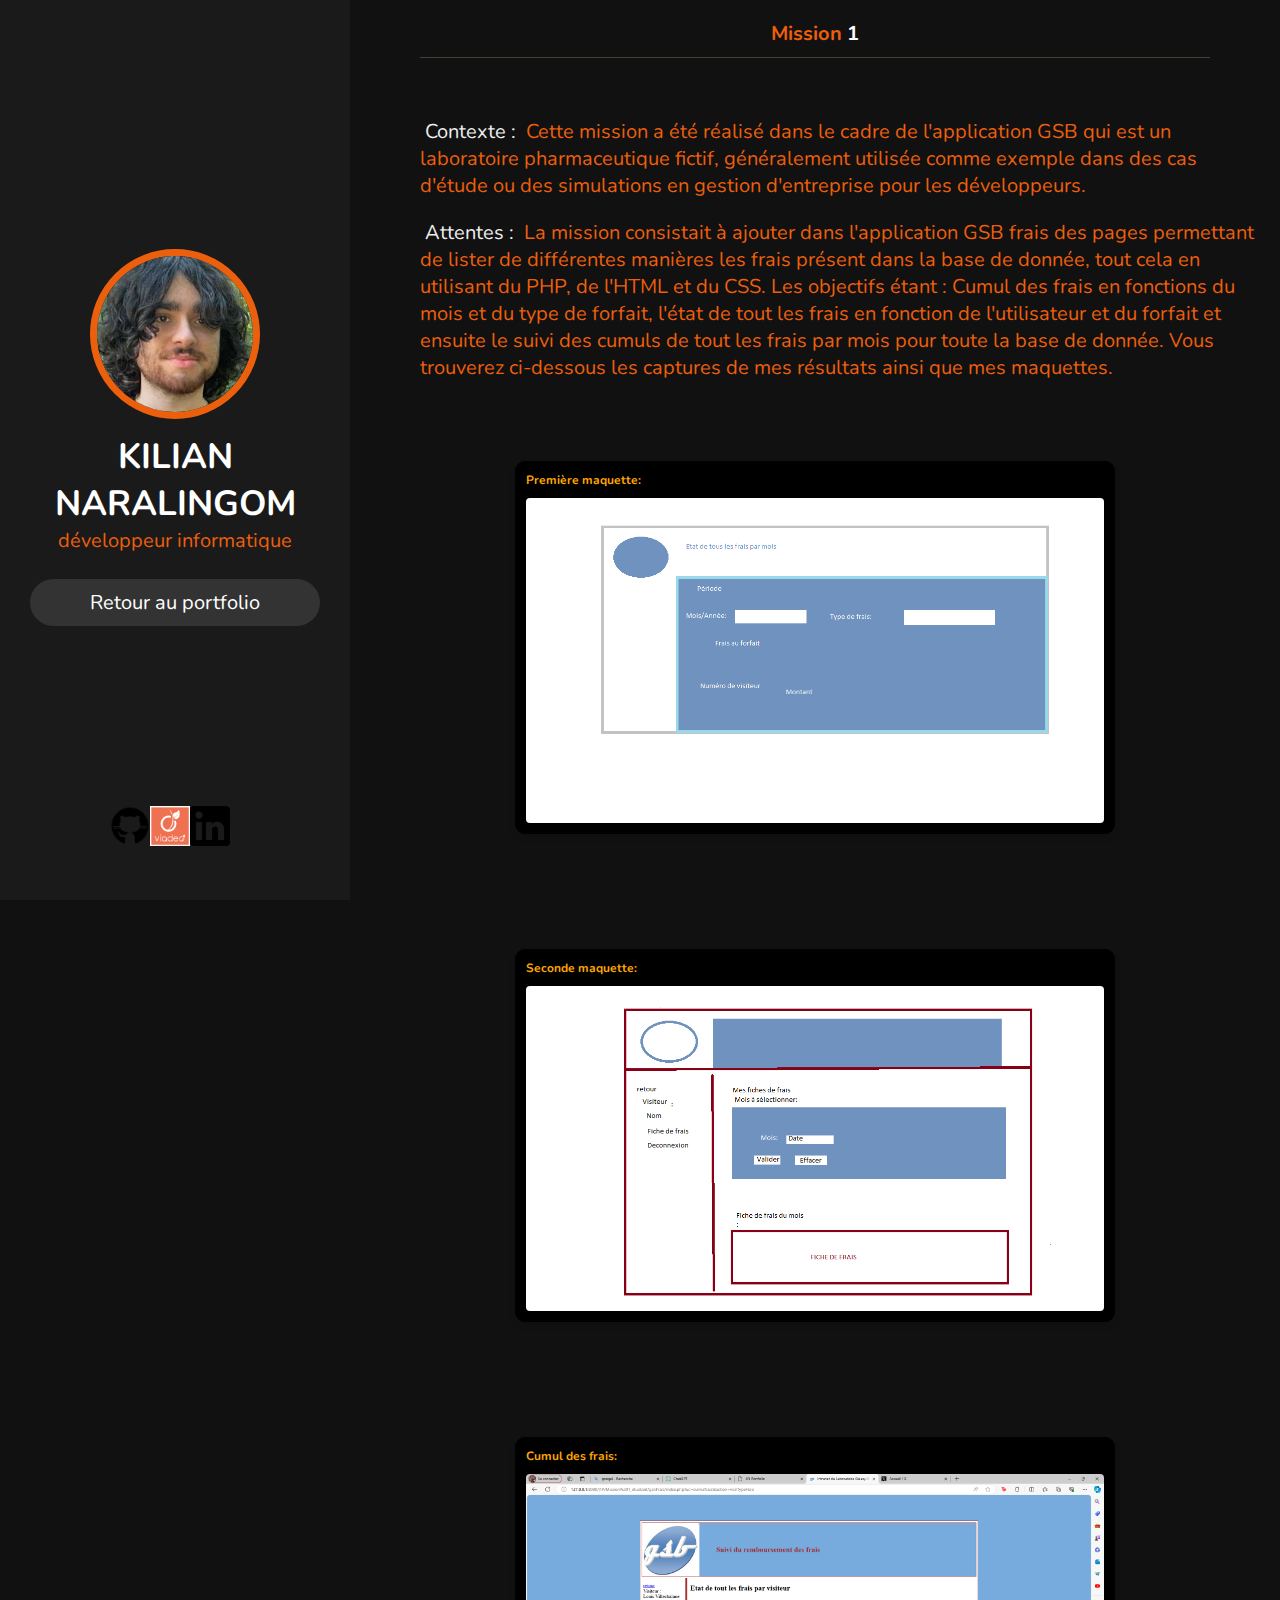
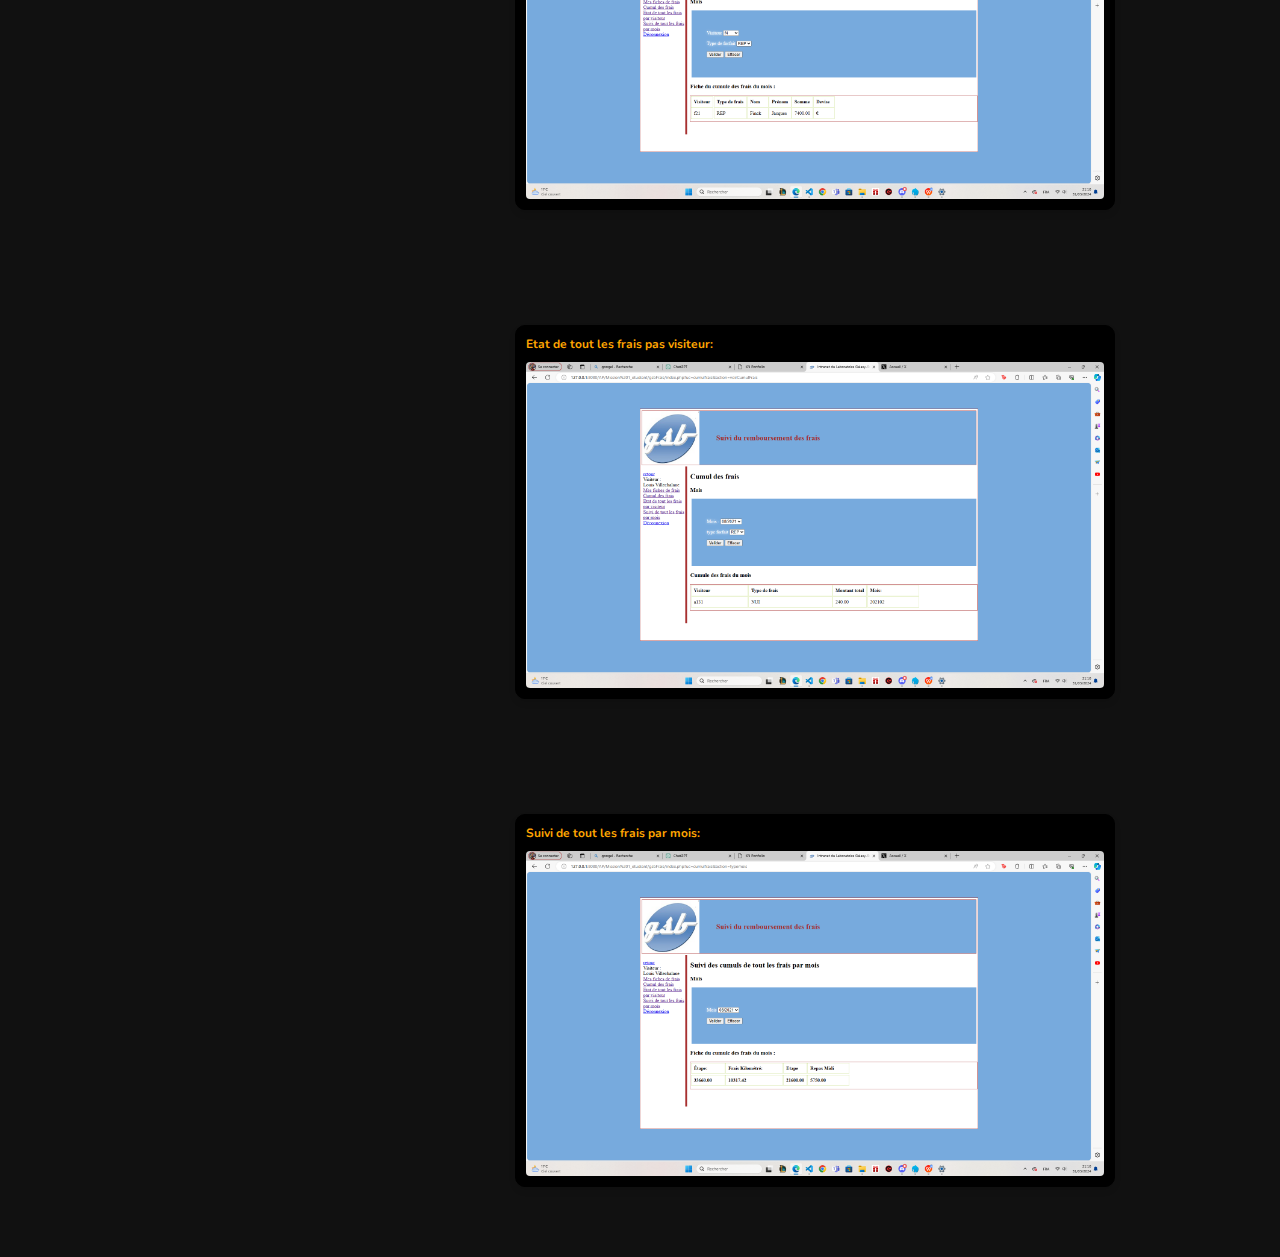
<file: gsb1.html>
<!DOCTYPE html>
<html lang="en">
<head>
    <meta charset="UTF-8">
    <meta name="viewport" content="width=device-width, initial-scale=1.0">
    <title>KN Portfolio</title>

    <!-- font awesome cdn link  -->
    <link rel="stylesheet" href="https://cdnjs.cloudflare.com/ajax/libs/font-awesome/5.15.2/css/all.min.css">

    <!-- custom css file link  -->
    <link rel="stylesheet" href="style.css">

</head>
<header>

    <div class="user">
        <img src="img\pdp2.jpg" alt="pic">
        <h3 class="name">KILIAN NARALINGOM</h3>
        <p class="post">développeur informatique</p>
    </div>

    <nav class="navbar">
        <ul>
            <li><a href="index.html">Retour au portfolio</a></li>
            
            <div id="logo" class="logo">
                <a href="https://github.com/kikilian/BTS-SLAM-"> <img src="img\icons8-github-50.png"></a>
               <a href=https://viadeo.journaldunet.com/p/kilian-naralingom-7979137> <img src="img\viadeo.png"></a>
               <a href=https://www.linkedin.com/in/kilian-naralingom-197949252> <img src="img\Linkedin.png"></a>
            </div>
        </ul>
    </nav>

</header>
<body>
    <section class="gsb" id="gsb">

        <h1 class="heading"> <span>Mission</span> 1 </h1>
        
        <div class="row">
        
            <div class="info">
                <h3> <span> Contexte : </span> Cette mission a été réalisé dans le cadre de l'application GSB qui est un laboratoire pharmaceutique fictif, généralement utilisée comme exemple dans des cas d'étude ou des simulations en gestion d'entreprise pour les développeurs. </h3>
                <h3> <span> Attentes : </span> La mission consistait à ajouter dans l'application GSB frais des pages permettant de lister de différentes manières les frais présent dans la base de donnée, tout cela en utilisant du PHP, de l'HTML et du CSS. Les objectifs étant : Cumul des frais en fonctions du mois et du type de forfait, l'état de tout les frais en fonction de l'utilisateur et du forfait et ensuite le suivi des cumuls de tout les frais par mois pour toute la base de donnée. Vous trouverez ci-dessous les captures de mes résultats ainsi que mes maquettes.  </h3>
                
                
            </div>

            <div class="box-container">
    
                <div class="box">
                    
                    <h3>Première maquette:</h3>
                <img src="img\maquette 1.png" >
                  </div>
                  
        
                <div class="box">
                     <h3>Seconde maquette:</h3>
                    <img src="img\maquette 2.png" >
                </div>
            
                <div class="box">
                    <h3>Cumul des frais:</h3>
                    <img src="img\Capture d’écran (366).png" >
                </div>

                <div class="box">
                    <h3>Etat de tout les frais pas visiteur:</h3>
                    <img src="img\Capture d’écran (365).png" >
                  </div>
                  
        
                <div class="box">
                    <h3>Suivi de tout les frais par mois:</h3>
                    <img src="img\Capture d’écran (367).png" >
                </div>
            </div>
            
              
            

            
        
        </div>
        
        </section>
</body>
</file>
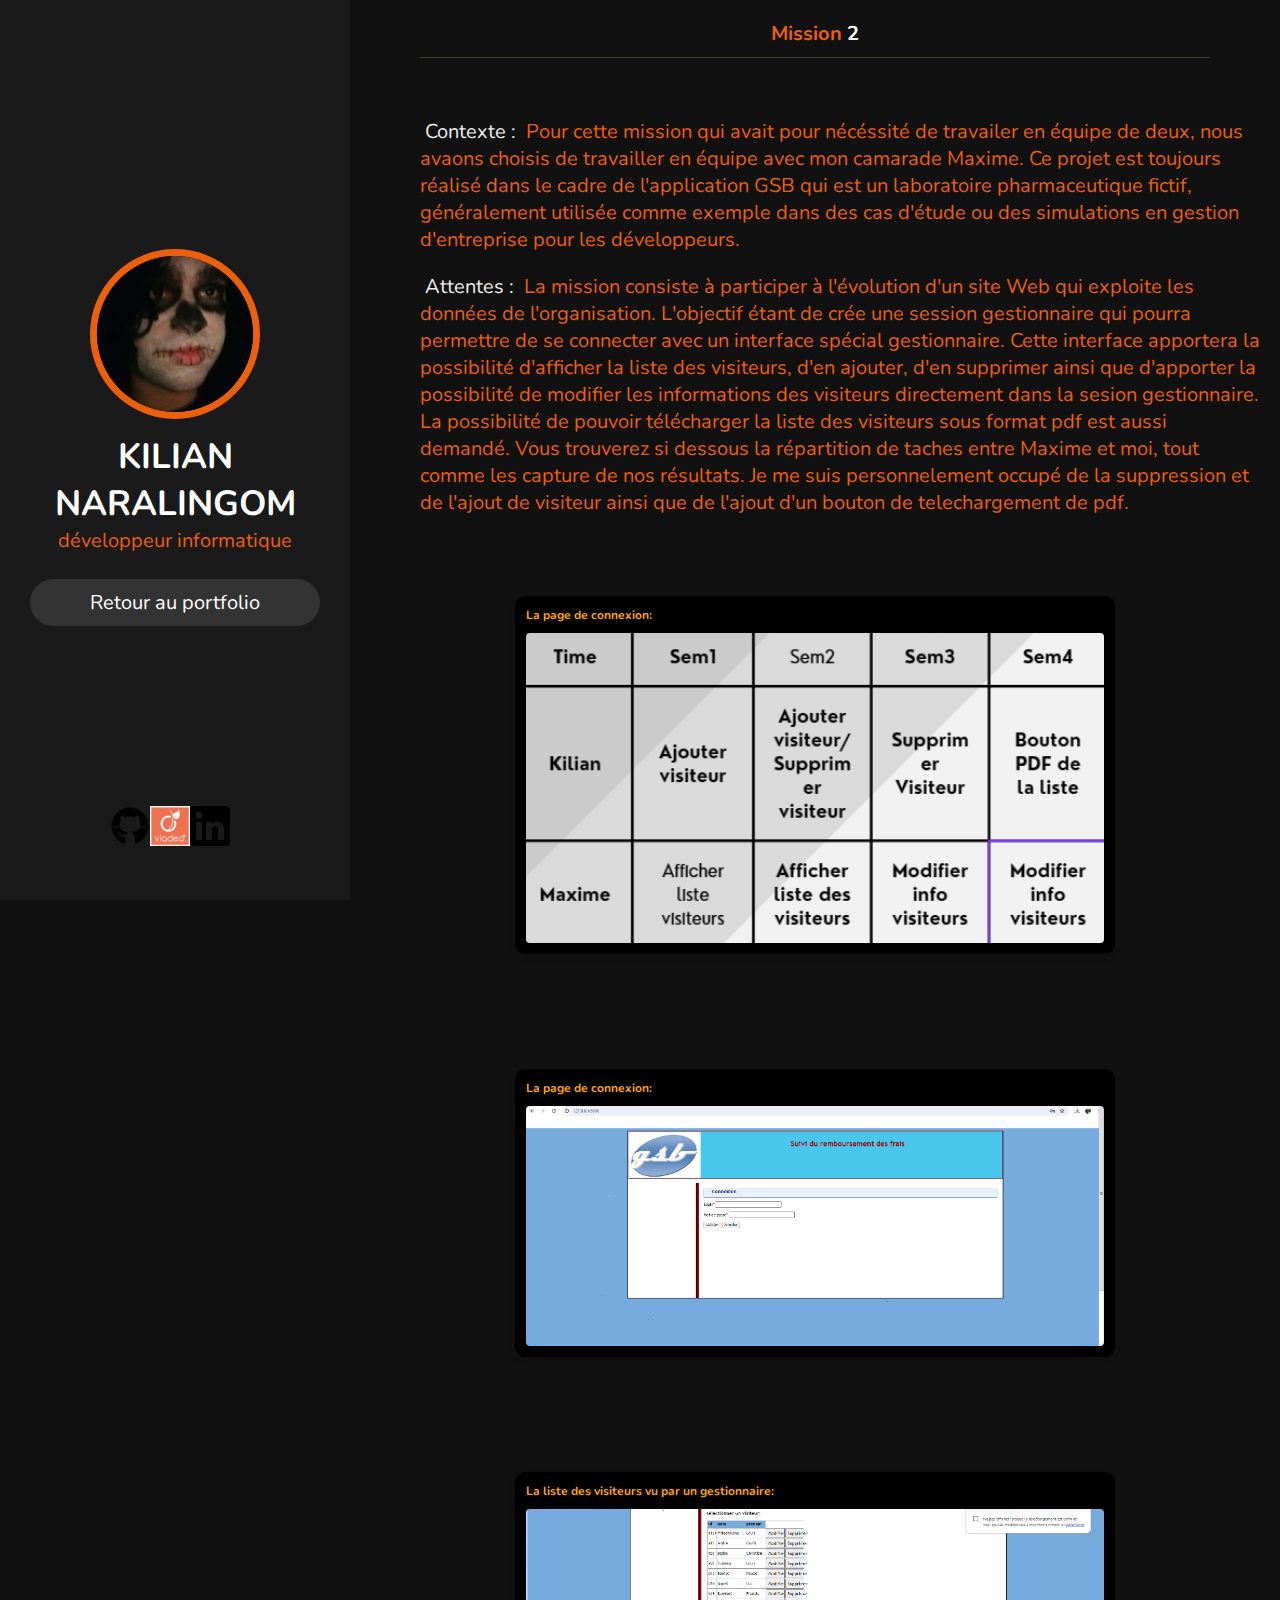
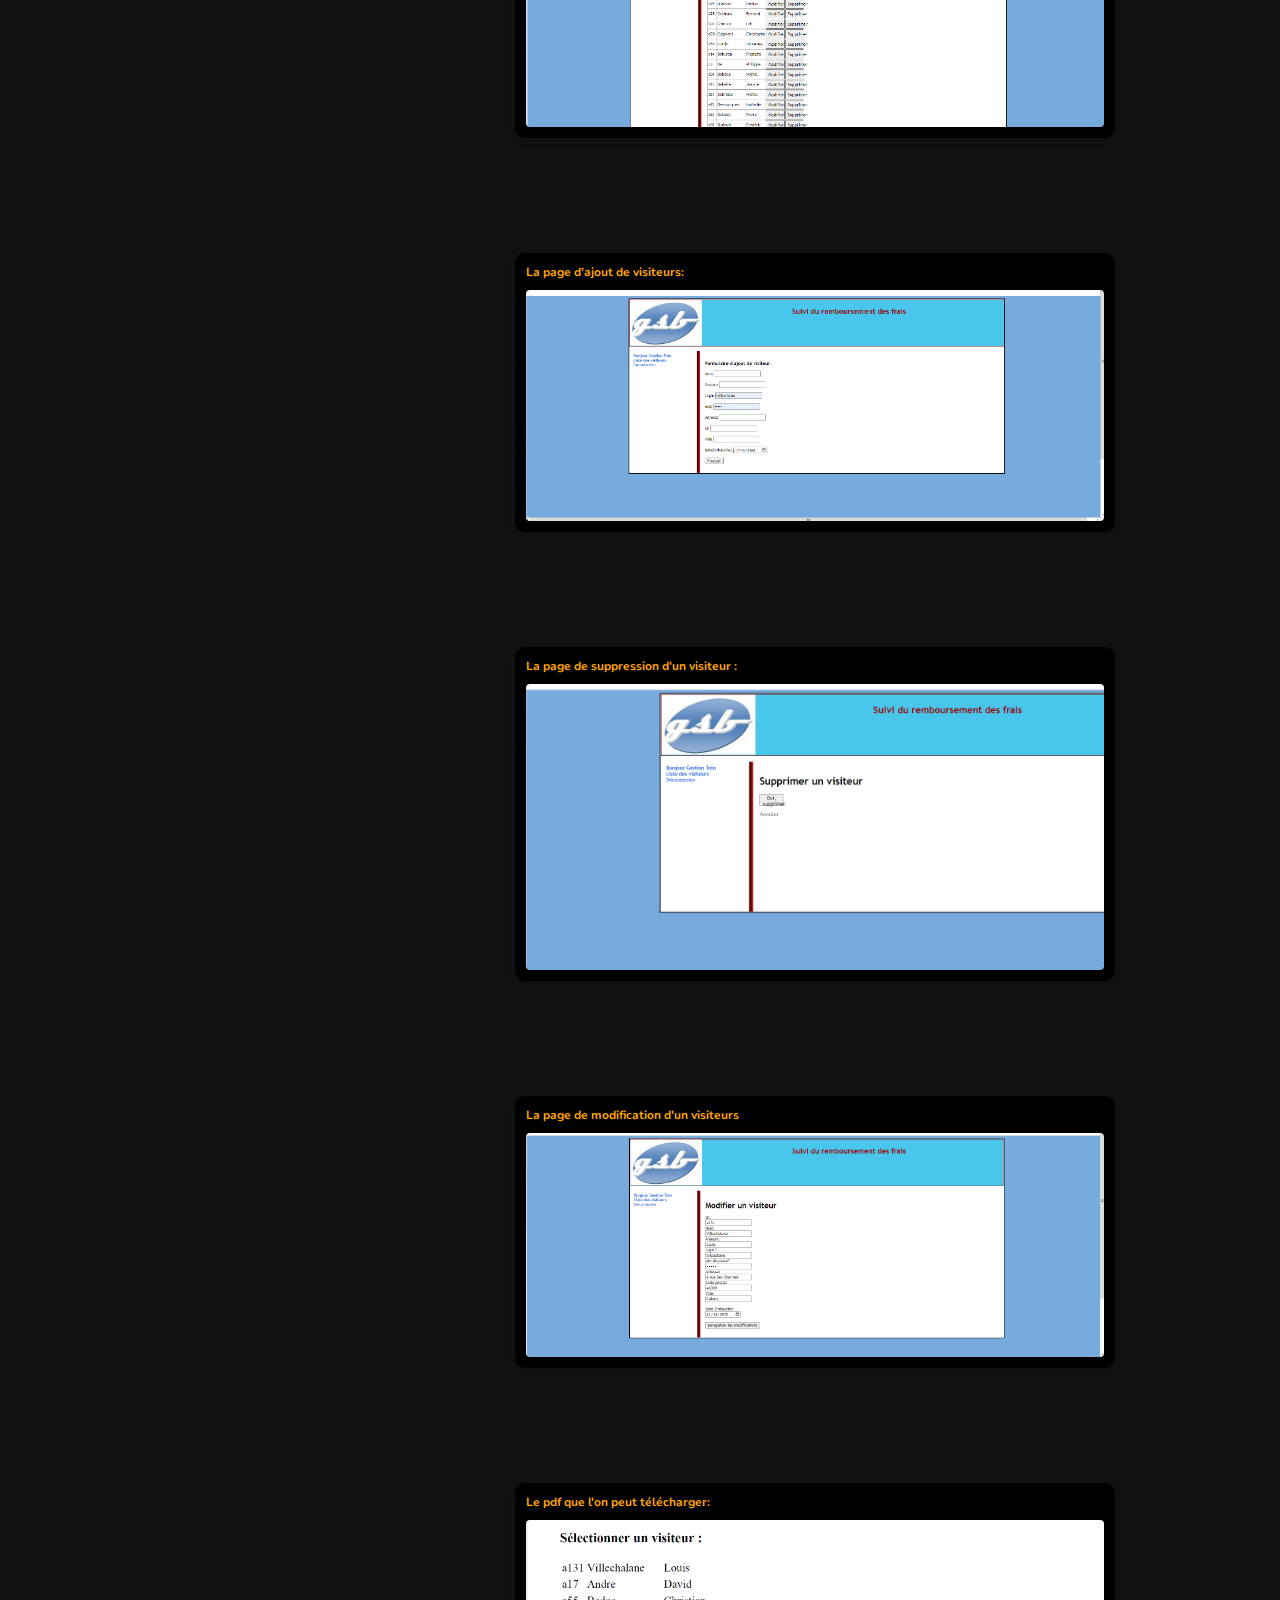
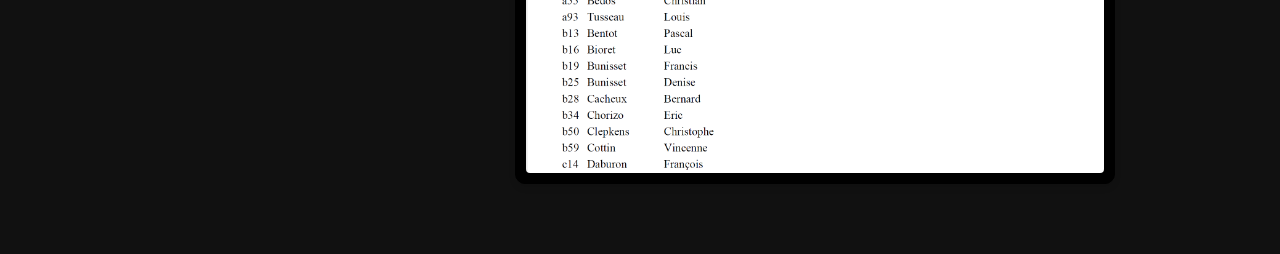
<file: gsb2.html>
<!DOCTYPE html>
<html lang="en">
<head>
    <meta charset="UTF-8">
    <meta name="viewport" content="width=device-width, initial-scale=1.0">
    <title>KN Portfolio</title>

    <!-- font awesome cdn link  -->
    <link rel="stylesheet" href="https://cdnjs.cloudflare.com/ajax/libs/font-awesome/5.15.2/css/all.min.css">

    <!-- custom css file link  -->
    <link rel="stylesheet" href="style.css">

</head>
<header>

    <div class="user">
        <img src="img\kilian_skeletonz.jpg" alt="pic">
        <h3 class="name">KILIAN NARALINGOM</h3>
        <p class="post">développeur informatique</p>
    </div>

    <nav class="navbar">
        <ul>
            <li><a href="index.html">Retour au portfolio</a></li>
            
            <div id="logo" class="logo">
                <a href="https://github.com/kikilian/BTS-SLAM-"> <img src="img\icons8-github-50.png"></a>
               <a href=https://viadeo.journaldunet.com/p/kilian-naralingom-7979137> <img src="img\viadeo.png"></a>
               <a href=https://www.linkedin.com/in/kilian-naralingom-197949252> <img src="img\Linkedin.png"></a>
            </div>
        </ul>
    </nav>

</header>
<body>
    <section class="gsb" id="gsb">

        <h1 class="heading"> <span>Mission</span> 2 </h1>
        
        <div class="row">
        
            <div class="info">
                <h3> <span> Contexte : </span>Pour cette mission qui avait pour nécéssité de travailer en équipe de deux, nous avaons choisis de travailler en équipe avec mon camarade Maxime. Ce projet est toujours réalisé dans le cadre de l'application GSB qui est un laboratoire pharmaceutique fictif, généralement utilisée comme exemple dans des cas d'étude ou des simulations en gestion d'entreprise pour les développeurs. </h3>
                <h3> <span> Attentes : </span>La mission consiste à participer à l'évolution d'un site Web qui exploite les données de l'organisation. L'objectif étant de crée une session gestionnaire qui pourra permettre de se connecter avec un interface spécial gestionnaire. Cette interface apportera la possibilité d'afficher la liste des visiteurs, d'en ajouter, d'en supprimer ainsi que d'apporter la possibilité de modifier les informations des visiteurs directement dans la sesion gestionnaire. La possibilité de pouvoir télécharger la liste des visiteurs sous format pdf est aussi demandé. Vous trouverez si dessous la répartition de taches entre Maxime et moi, tout comme les capture de nos résultats. Je me suis personnelement occupé de la suppression et de l'ajout de visiteur ainsi que de l'ajout d'un  bouton de telechargement de pdf. </h3>
                
                
            </div>

            <div class="box-container">

                <div class="box">
                    <h3>La page de connexion:</h3>
                    <img src="img\ganttgsb2.png" >
                  </div>
                  
    
                <div class="box">
                    <h3>La page de connexion:</h3>
                    <img src="img\connexiongsb.png" >
                  </div>
                  
        
                <div class="box">
                    <h3>La liste des visiteurs vu par un gestionnaire:</h3>
                    <img src="img\listegsb.png" >
                </div>
            
                <div class="box">
                    <h3>La page d'ajout de visiteurs:</h3>
                    <img src="img\ajoutgsb.png" >
                </div>

                <div class="box">
                    <h3>La page de suppression d'un visiteur :</h3>
                    <img src="img\supprimergsb.png" >
                  </div>
                  
        
                <div class="box">
                    <h3>La page de modification d'un visiteurs</h3>
                    <img src="img\modifiergsb.png" >
                </div>

                <div class="box">
                    <h3>Le pdf que l'on peut télécharger:</h3>
                    <img src="img\pdfgsb.png" >
                </div>
            </div>
            
        
            
        </div>
        </section>
</body>
</file>
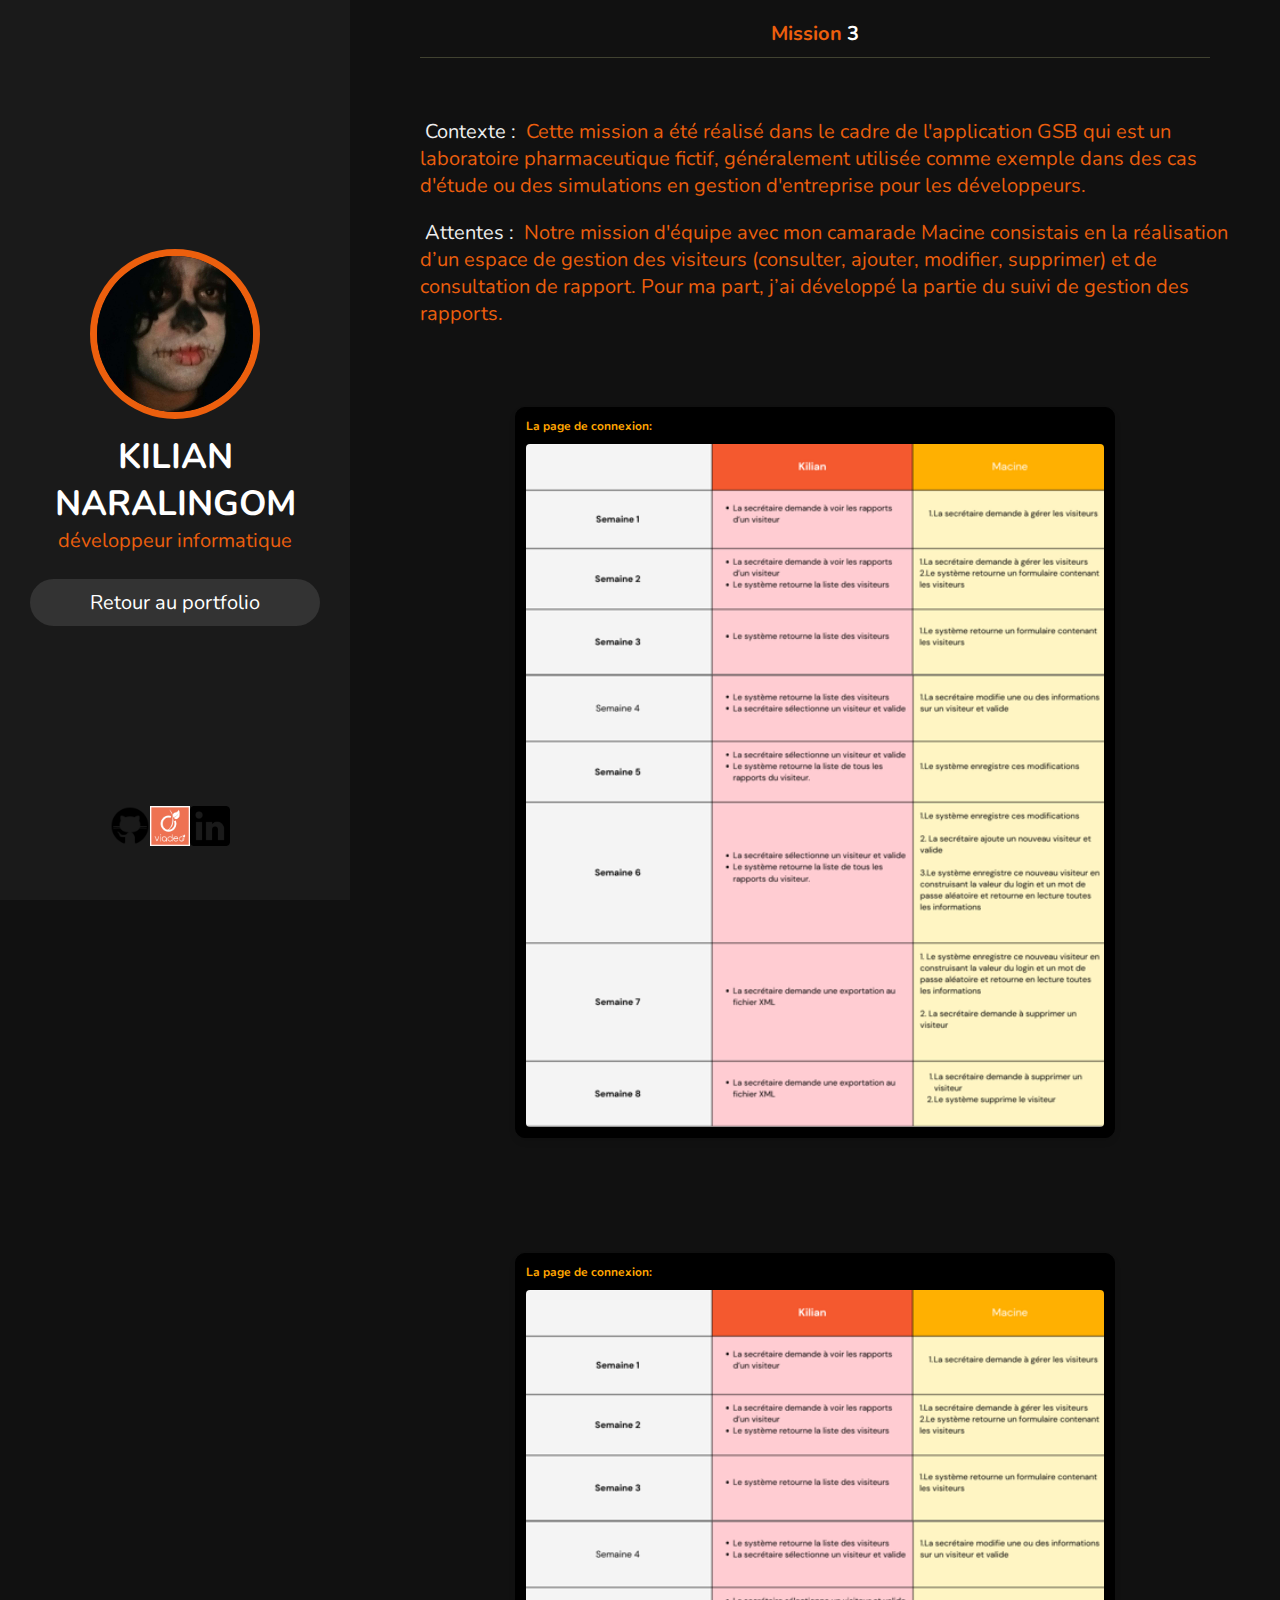
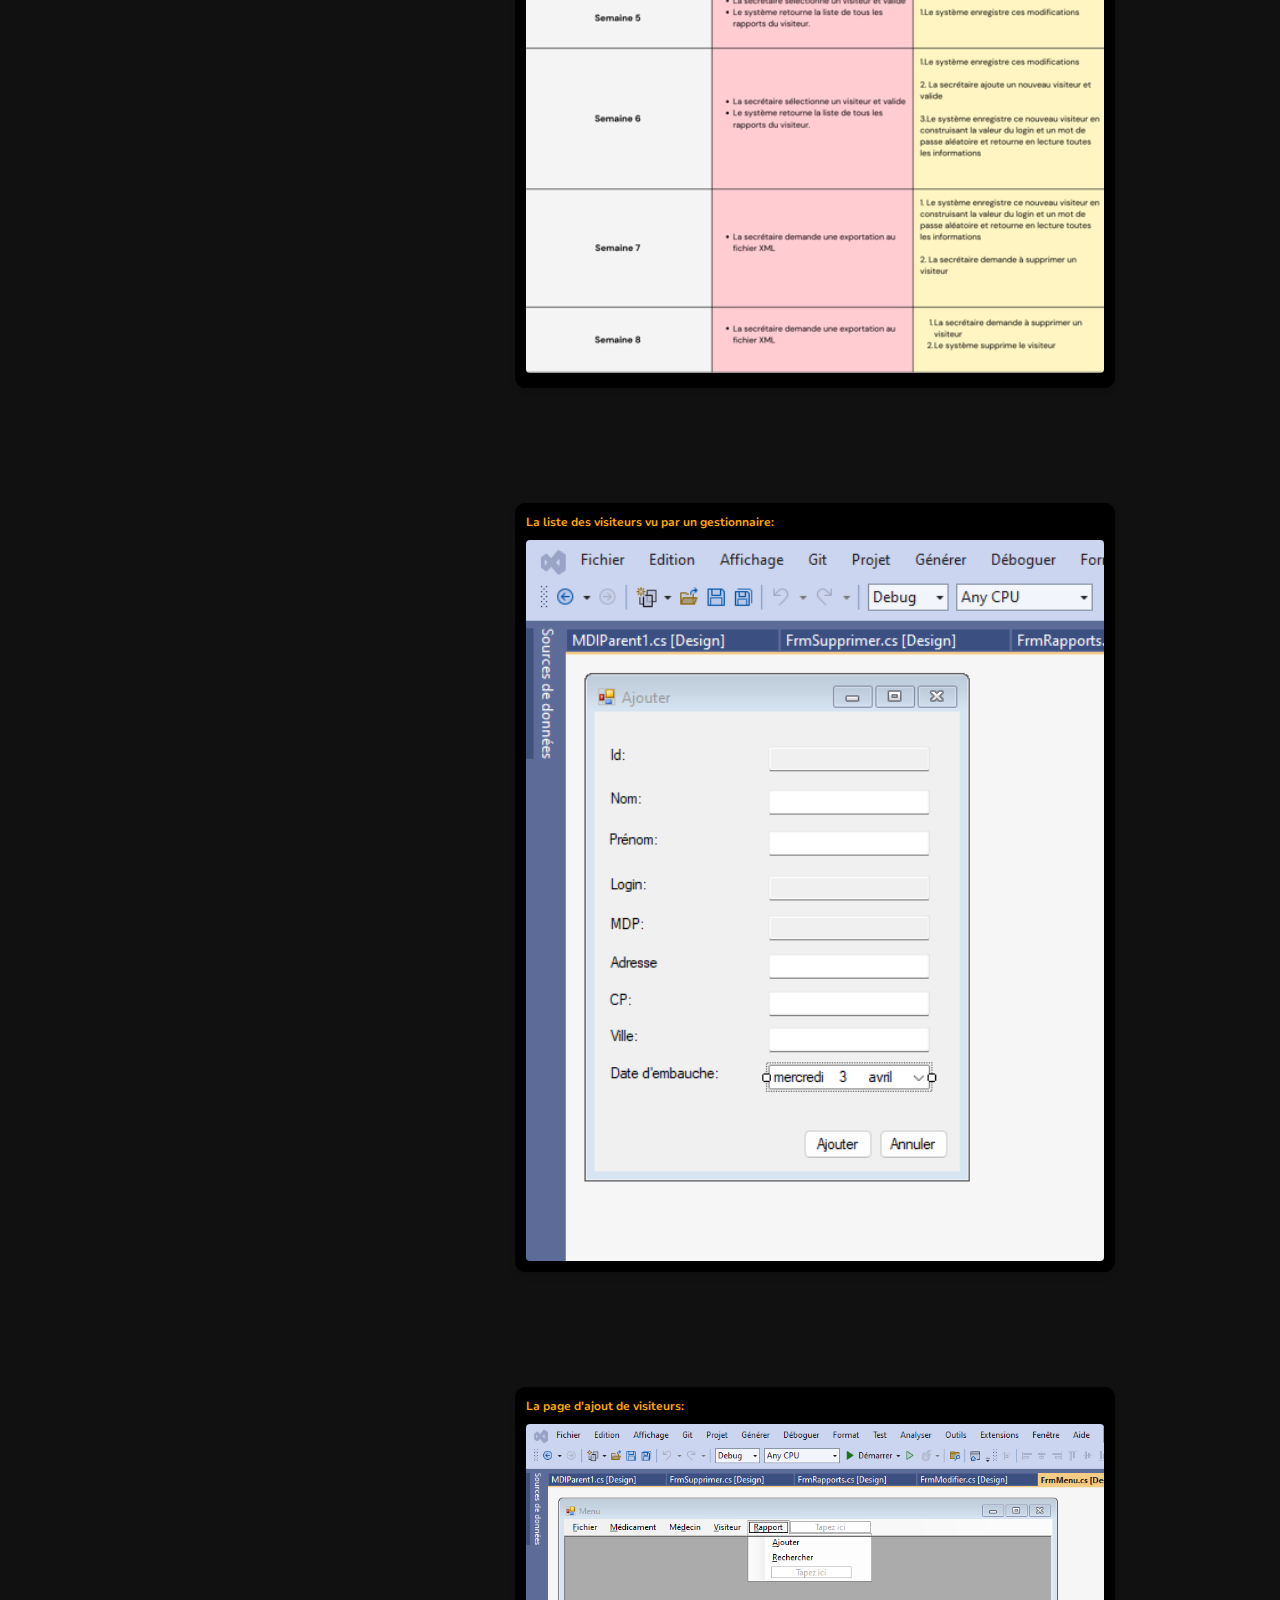
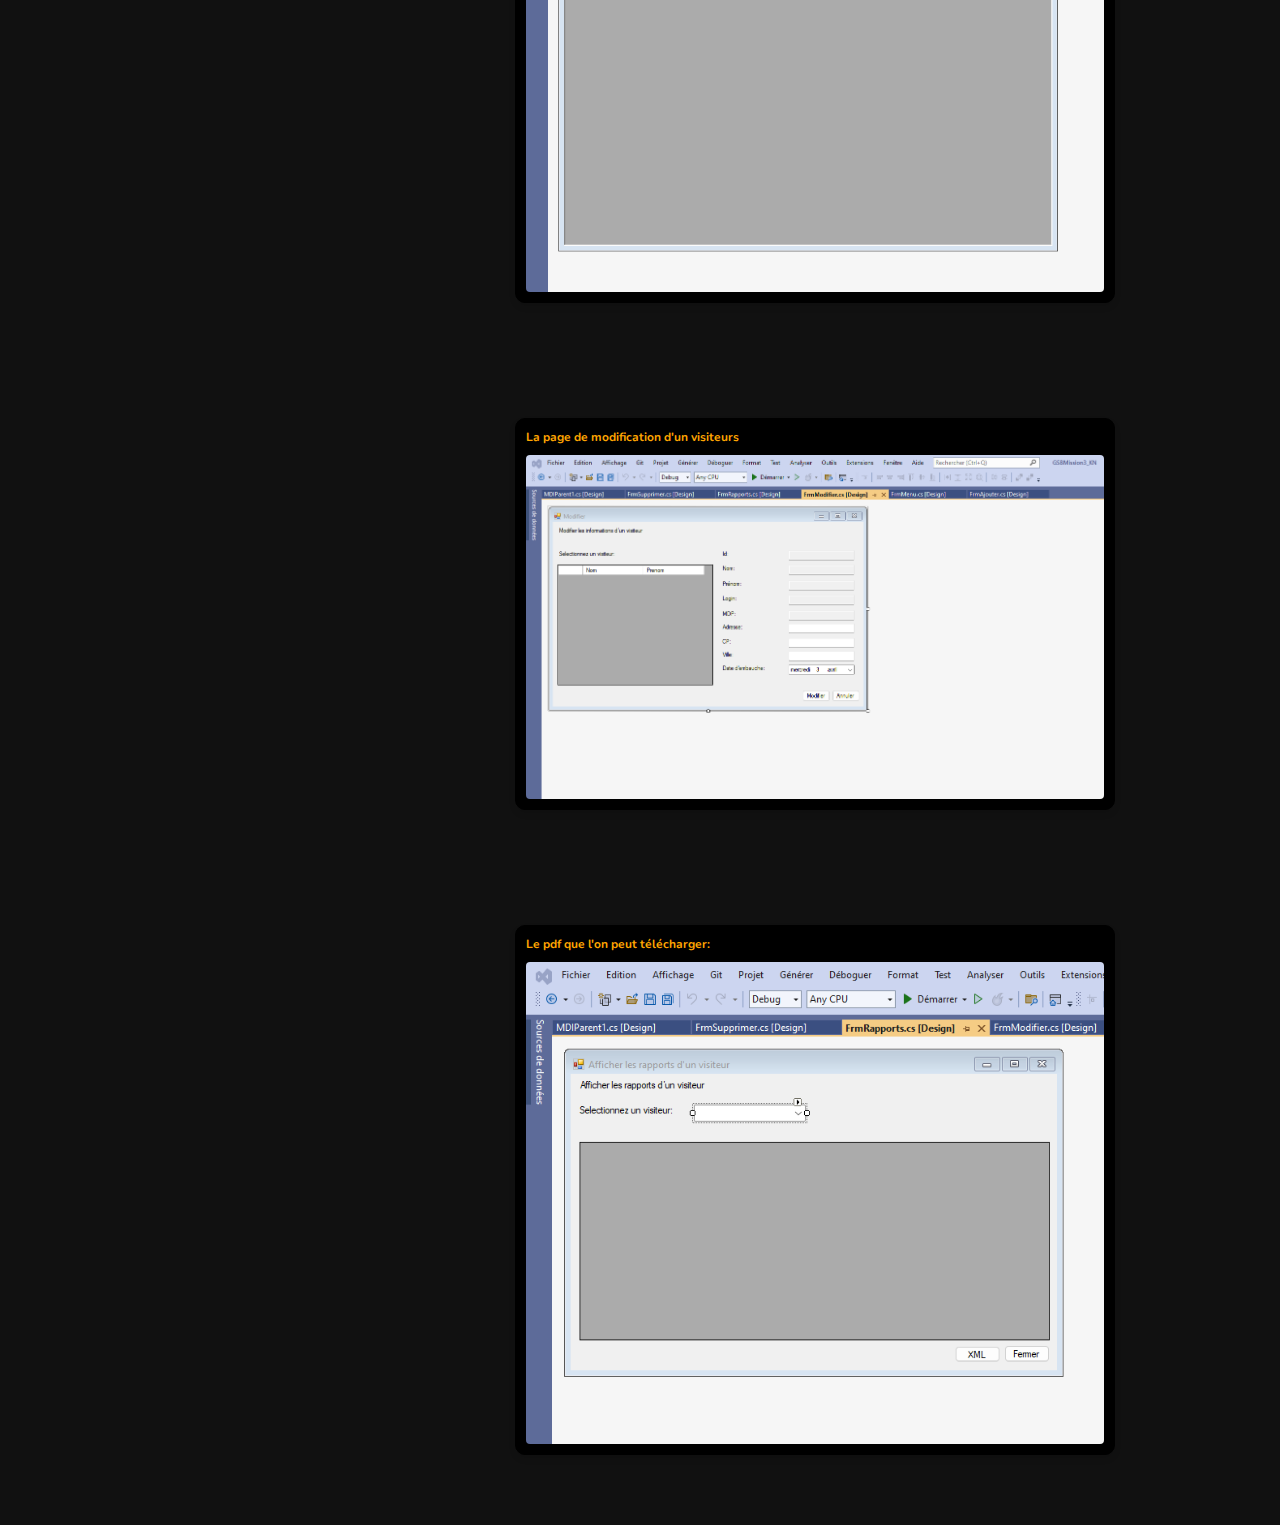
<file: gsb3.html>
<!DOCTYPE html>
<html lang="en">
<head>
    <meta charset="UTF-8">
    <meta name="viewport" content="width=device-width, initial-scale=1.0">
    <title>KN Portfolio</title>

    <!-- font awesome cdn link  -->
    <link rel="stylesheet" href="https://cdnjs.cloudflare.com/ajax/libs/font-awesome/5.15.2/css/all.min.css">

    <!-- custom css file link  -->
    <link rel="stylesheet" href="style.css">

</head>
<header>

    <div class="user">
        <img src="img\kilian_skeletonz.jpg" alt="pic">
        <h3 class="name">KILIAN NARALINGOM</h3>
        <p class="post">développeur informatique</p>
    </div>

    <nav class="navbar">
        <ul>
            <li><a href="index.html">Retour au portfolio</a></li>
            
            <div id="logo" class="logo">
                <a href="https://github.com/kikilian/BTS-SLAM-"> <img src="img\icons8-github-50.png"></a>
               <a href=https://viadeo.journaldunet.com/p/kilian-naralingom-7979137> <img src="img\viadeo.png"></a>
               <a href=https://www.linkedin.com/in/kilian-naralingom-197949252> <img src="img\Linkedin.png"></a>
            </div>
        </ul>
    </nav>

</header>
<body>
    <section class="gsb" id="gsb">

        <h1 class="heading"> <span>Mission</span> 3 </h1>
        
        <div class="row">
        
            <div class="info">
                <h3> <span> Contexte : </span> Cette mission a été réalisé dans le cadre de l'application GSB qui est un laboratoire pharmaceutique fictif, généralement utilisée comme exemple dans des cas d'étude ou des simulations en gestion d'entreprise pour les développeurs. </h3>
                <h3> <span> Attentes : </span> Notre mission d'équipe avec mon camarade Macine consistais en la réalisation d’un espace de gestion des visiteurs (consulter, ajouter, modifier, supprimer) et de consultation de rapport.
                    Pour ma part, j’ai développé la partie du suivi de gestion des rapports.</h3>
                
                
            </div>
        
            <div class="box-container">
    
                <div class="box">
                    <h3>La page de connexion:</h3>
                    <img src="img\ganttgsb3.png" >
                    <a href="img\ganttgsb3.png" download></a>
                  </div>

                  <div class="box">
                    <h3>La page de connexion:</h3>
                    <a href="img\ganttgsb3.png" download>
                        <img src="img\ganttgsb3.png" alt="Image UML" >
                    </a>
                </div>
                  
        
                <div class="box">
                    <h3>La liste des visiteurs vu par un gestionnaire:</h3>
                    <img src="img\gsb31.png" >
                </div>
            
                <div class="box">
                    <h3>La page d'ajout de visiteurs:</h3>
                    <img src="img\gsb32.png" >
                </div>

              
                  
        
                <div class="box">
                    <h3>La page de modification d'un visiteurs</h3>
                    <img src="img\gsb34.png" >
                </div>

                <div class="box">
                    <h3>Le pdf que l'on peut télécharger:</h3>
                    <img src="img\gsb35.png" >
                </div>
            </div>
        
        </div>
        
        </section>
</body>
</file>
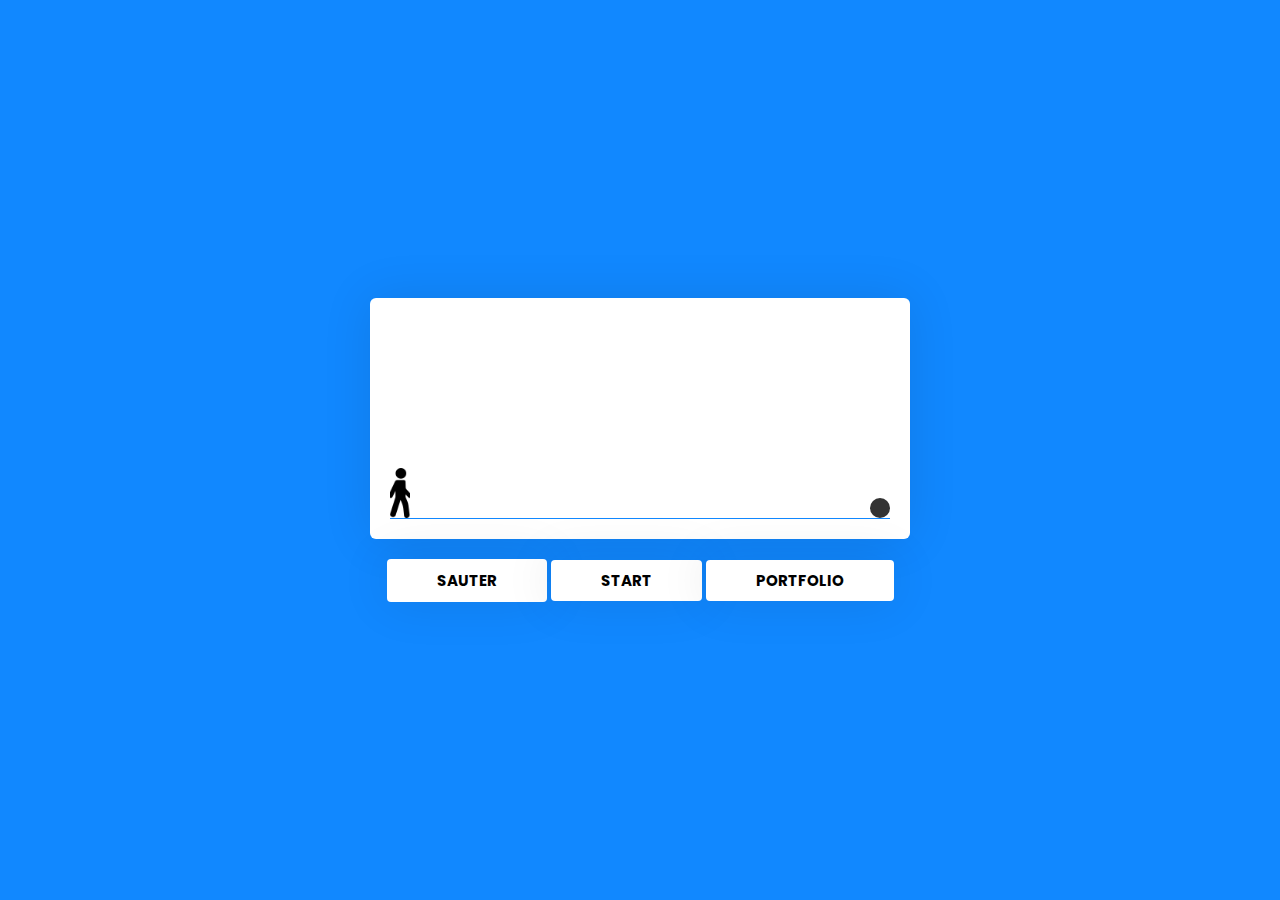
<file: jeu.html>
<!DOCTYPE html>
<html lang="en">
<head>
    <meta charset="UTF-8">
    <meta http-equiv="X-UA-Compatible" content="IE=edge">
    <meta name="viewport" content="width=device-width, initial-scale=1.0">
    <title>Jeu Javascript</title>
    <link rel="stylesheet" href="jeu.css">
</head>
<body>
    <section>
        <div class="jeu">
            <div class="perso">
                <img src="img/img.png" alt="">
            </div>
            <div class="obstacles"></div>
        </div>
    </section>

    <div class="control">
        <button onclick="sauter()">SAUTER</button>
        <a href="jeu.html">START</a>
        <a href="index.html">PORTFOLIO</a>
    </div>

    <script src="jeu.js"></script>
</body>
</html>
</file>
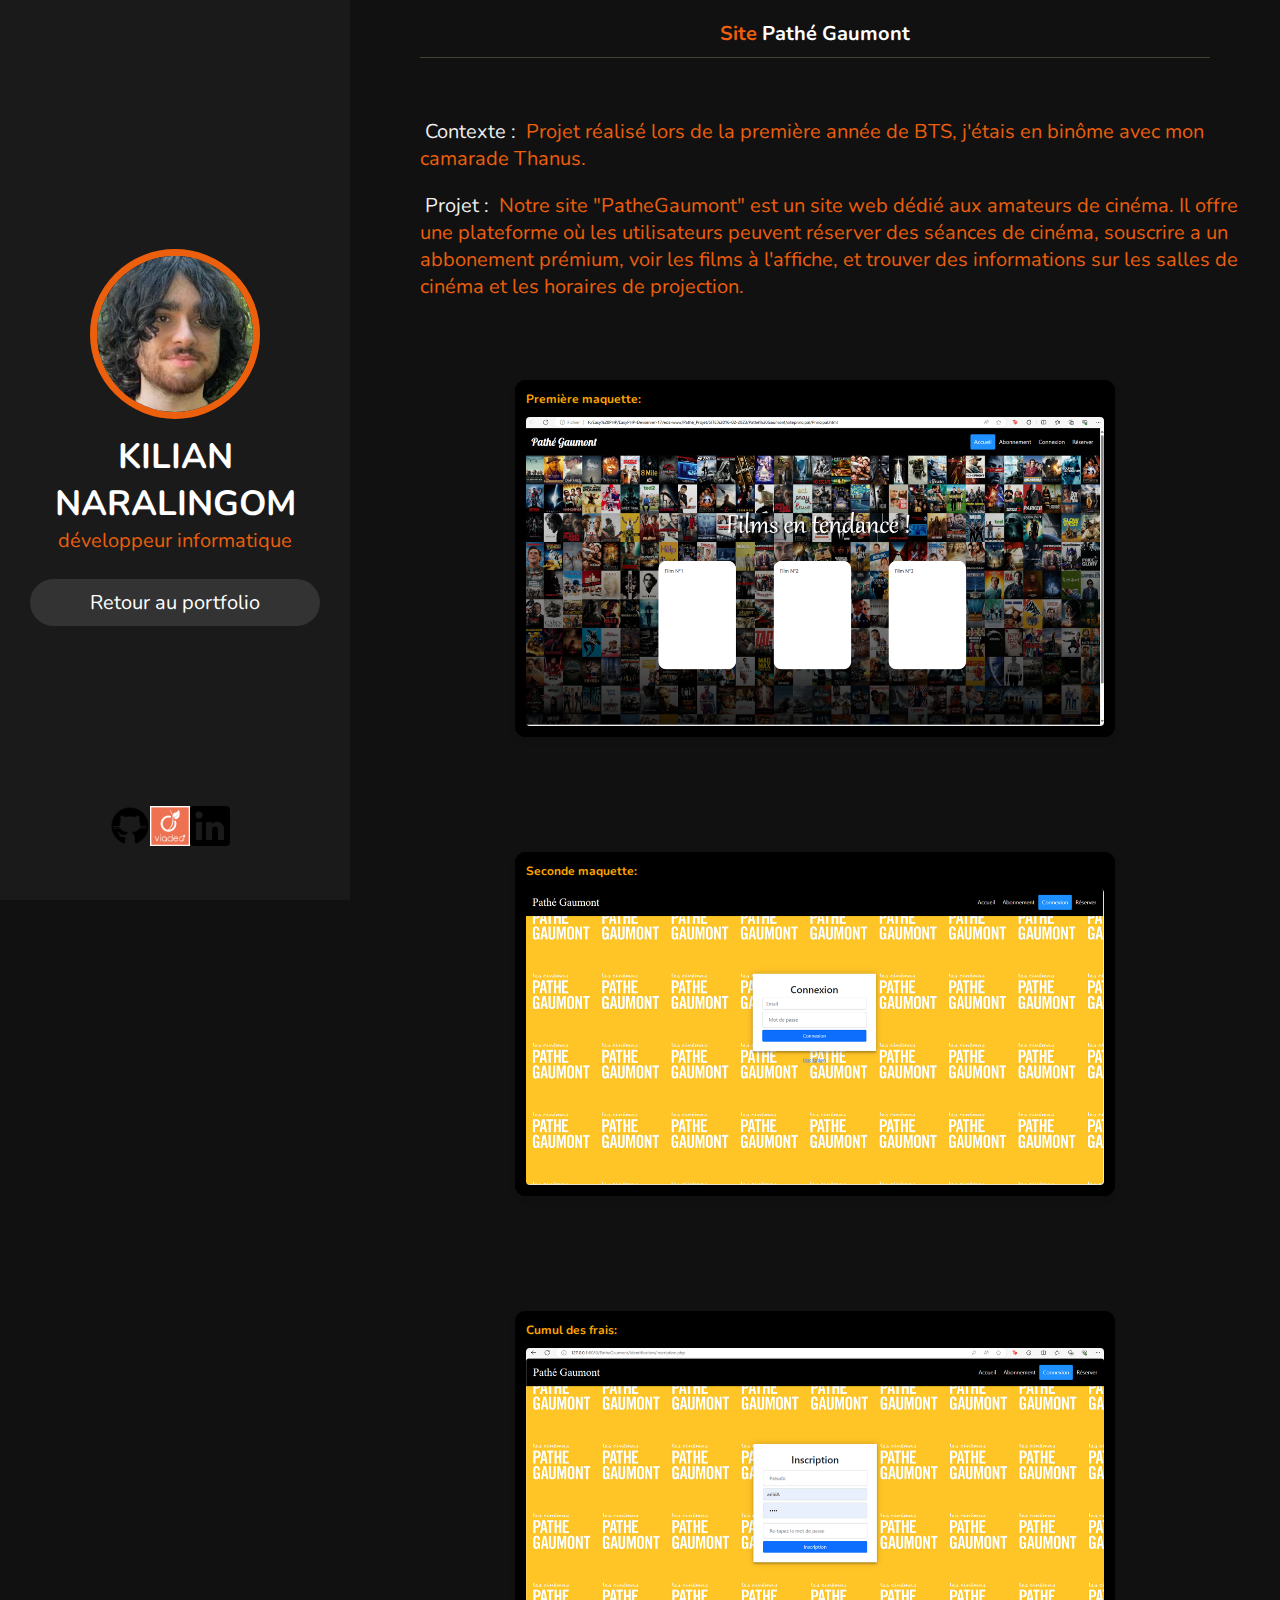
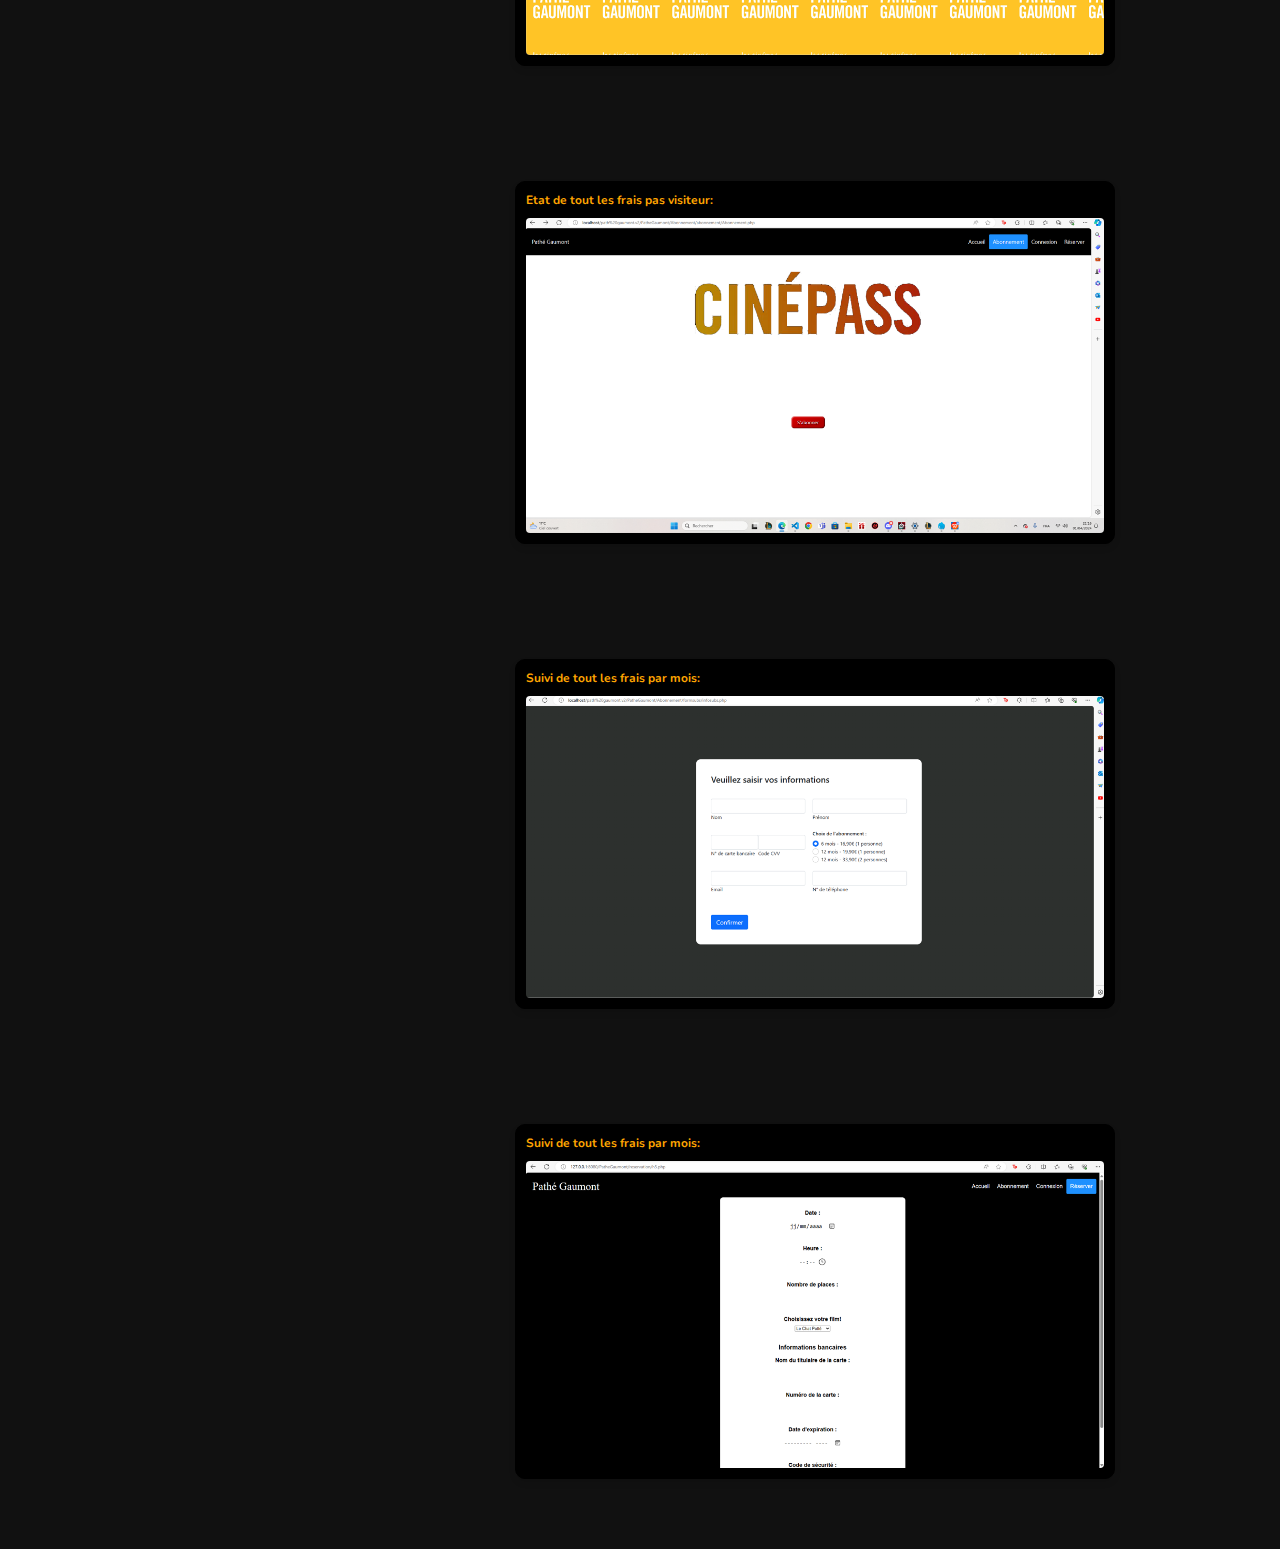
<file: pathe.html>
<!DOCTYPE html>
<html lang="en">
<head>
    <meta charset="UTF-8">
    <meta name="viewport" content="width=device-width, initial-scale=1.0">
    <title>KN Portfolio</title>

    <!-- font awesome cdn link  -->
    <link rel="stylesheet" href="https://cdnjs.cloudflare.com/ajax/libs/font-awesome/5.15.2/css/all.min.css">

    <!-- custom css file link  -->
    <link rel="stylesheet" href="style.css">

</head>
<header>

    <div class="user">
        <img src="img\pdp2.jpg" alt="pic">
        <h3 class="name">KILIAN NARALINGOM</h3>
        <p class="post">développeur informatique</p>
    </div>

    <nav class="navbar">
        <ul>
            <li><a href="index.html">Retour au portfolio</a></li>
            
            <div id="logo" class="logo">
                <a href="https://github.com/kikilian/BTS-SLAM-"> <img src="img\icons8-github-50.png"></a>
               <a href=https://viadeo.journaldunet.com/p/kilian-naralingom-7979137> <img src="img\viadeo.png"></a>
               <a href=https://www.linkedin.com/in/kilian-naralingom-197949252> <img src="img\Linkedin.png"></a>
            </div>
        </ul>
    </nav>

</header>
<body>
    <section class="gsb" id="gsb">

        <h1 class="heading"> <span>Site</span> Pathé Gaumont </h1>
        
        <div class="row">
        
            <div class="info">
                <h3> <span> Contexte : </span> Projet réalisé lors de la première année de BTS, j'étais en binôme avec mon camarade Thanus. </h3>
                <h3> <span> Projet : </span> Notre site "PatheGaumont" est un site web dédié aux amateurs de cinéma. Il offre une plateforme où les utilisateurs peuvent réserver des séances de cinéma, souscrire a un abbonement prémium, voir les films à l'affiche, et trouver des informations sur les salles de cinéma et les horaires de projection. </h3>
                
                
            </div>

            <div class="box-container">
    
                <div class="box">
                    <h3>Première maquette:</h3>
                <img src="img\Screenshot 2024-04-02 190452.png" >
                  </div>
                  
        
                <div class="box">
                     <h3>Seconde maquette:</h3>
                    <img src="img\Screenshot 2024-04-02 190648.png">
                </div>
            
                <div class="box">
                    <h3>Cumul des frais:</h3>
                    <img src="img\Screenshot 2024-04-02 190614.png" >
                </div>

                <div class="box">
                    <h3>Etat de tout les frais pas visiteur:</h3>
                    <img src="img\Screenshot 2024-04-02 190727.png" >
                  </div>
                  
        
                <div class="box">
                    <h3>Suivi de tout les frais par mois:</h3>
                    <img src="img\Screenshot 2024-04-02 190820.png" >
                </div>

                <div class="box">
                    <h3>Suivi de tout les frais par mois:</h3>
                    <img src="img\Screenshot 2024-04-02 190532.png" >
                </div>
            
              
            

            
        
        </div>
        
        </section>
</body>
</file>
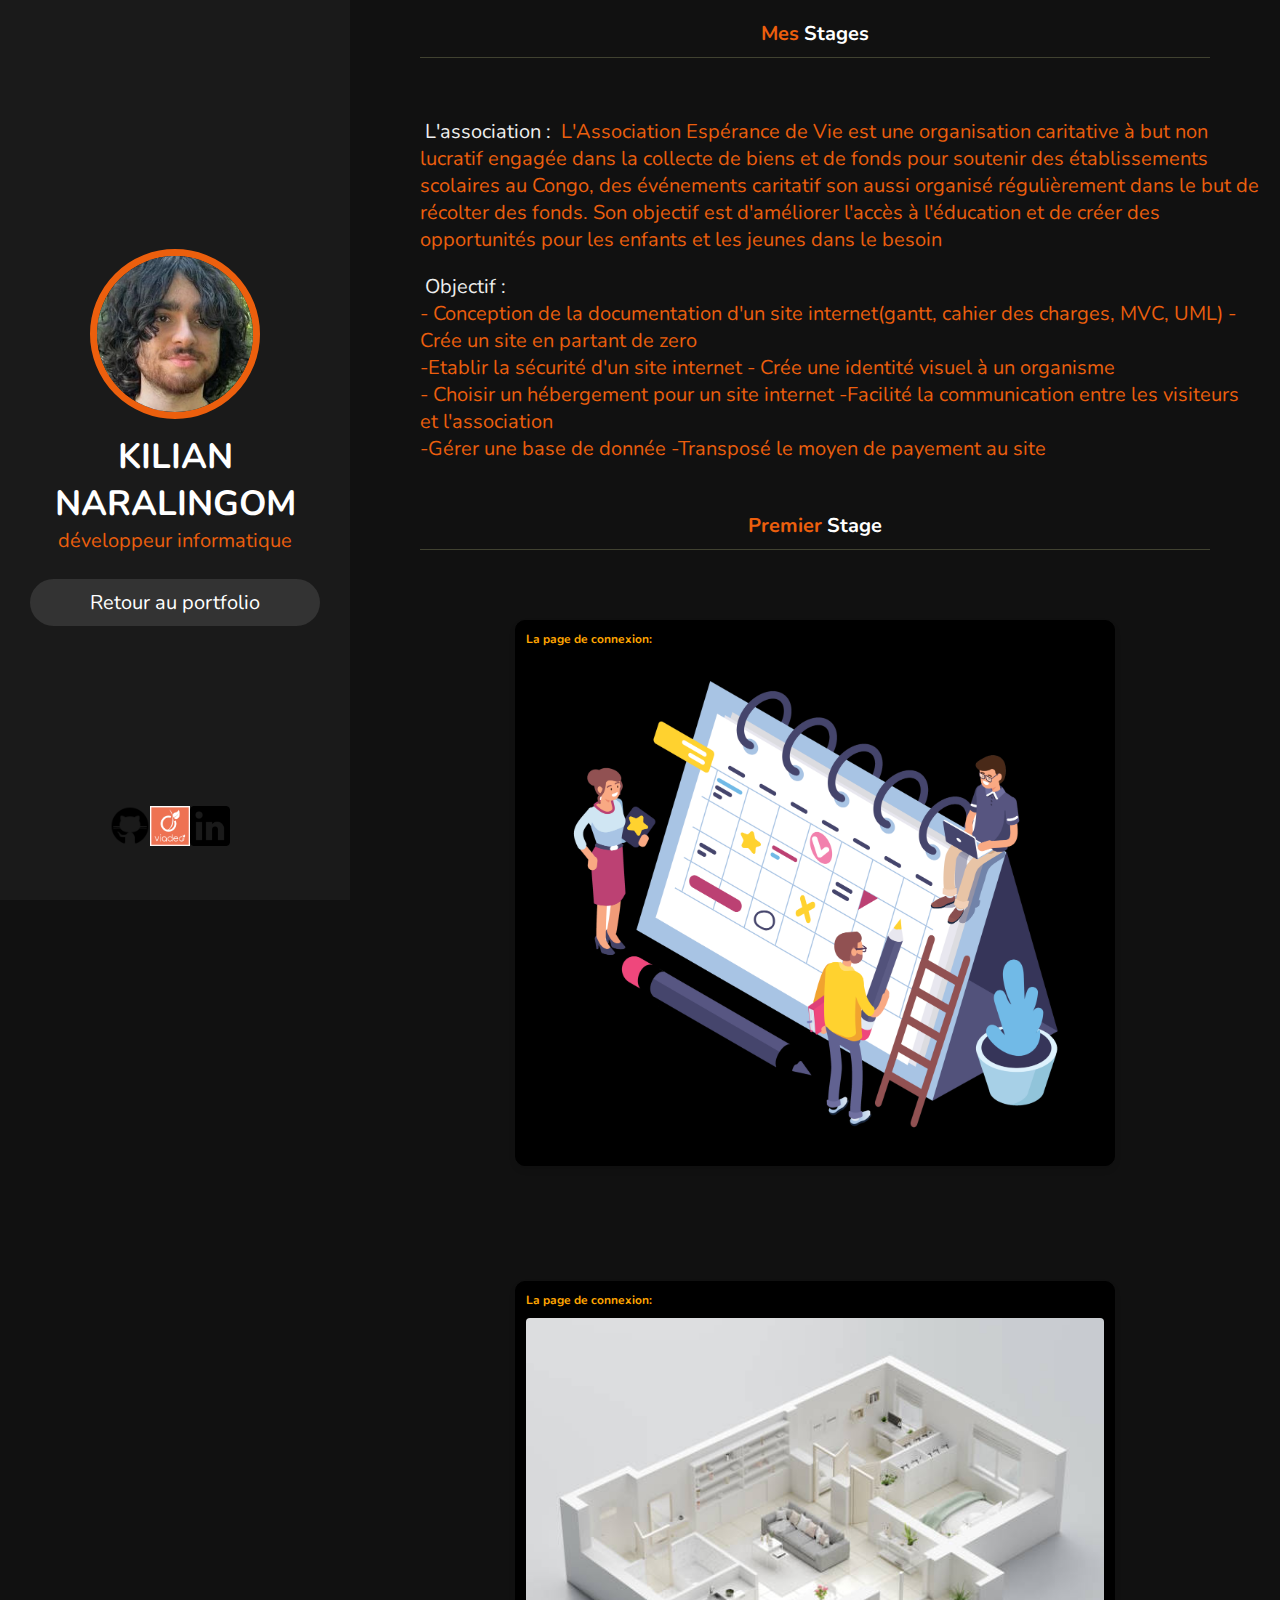
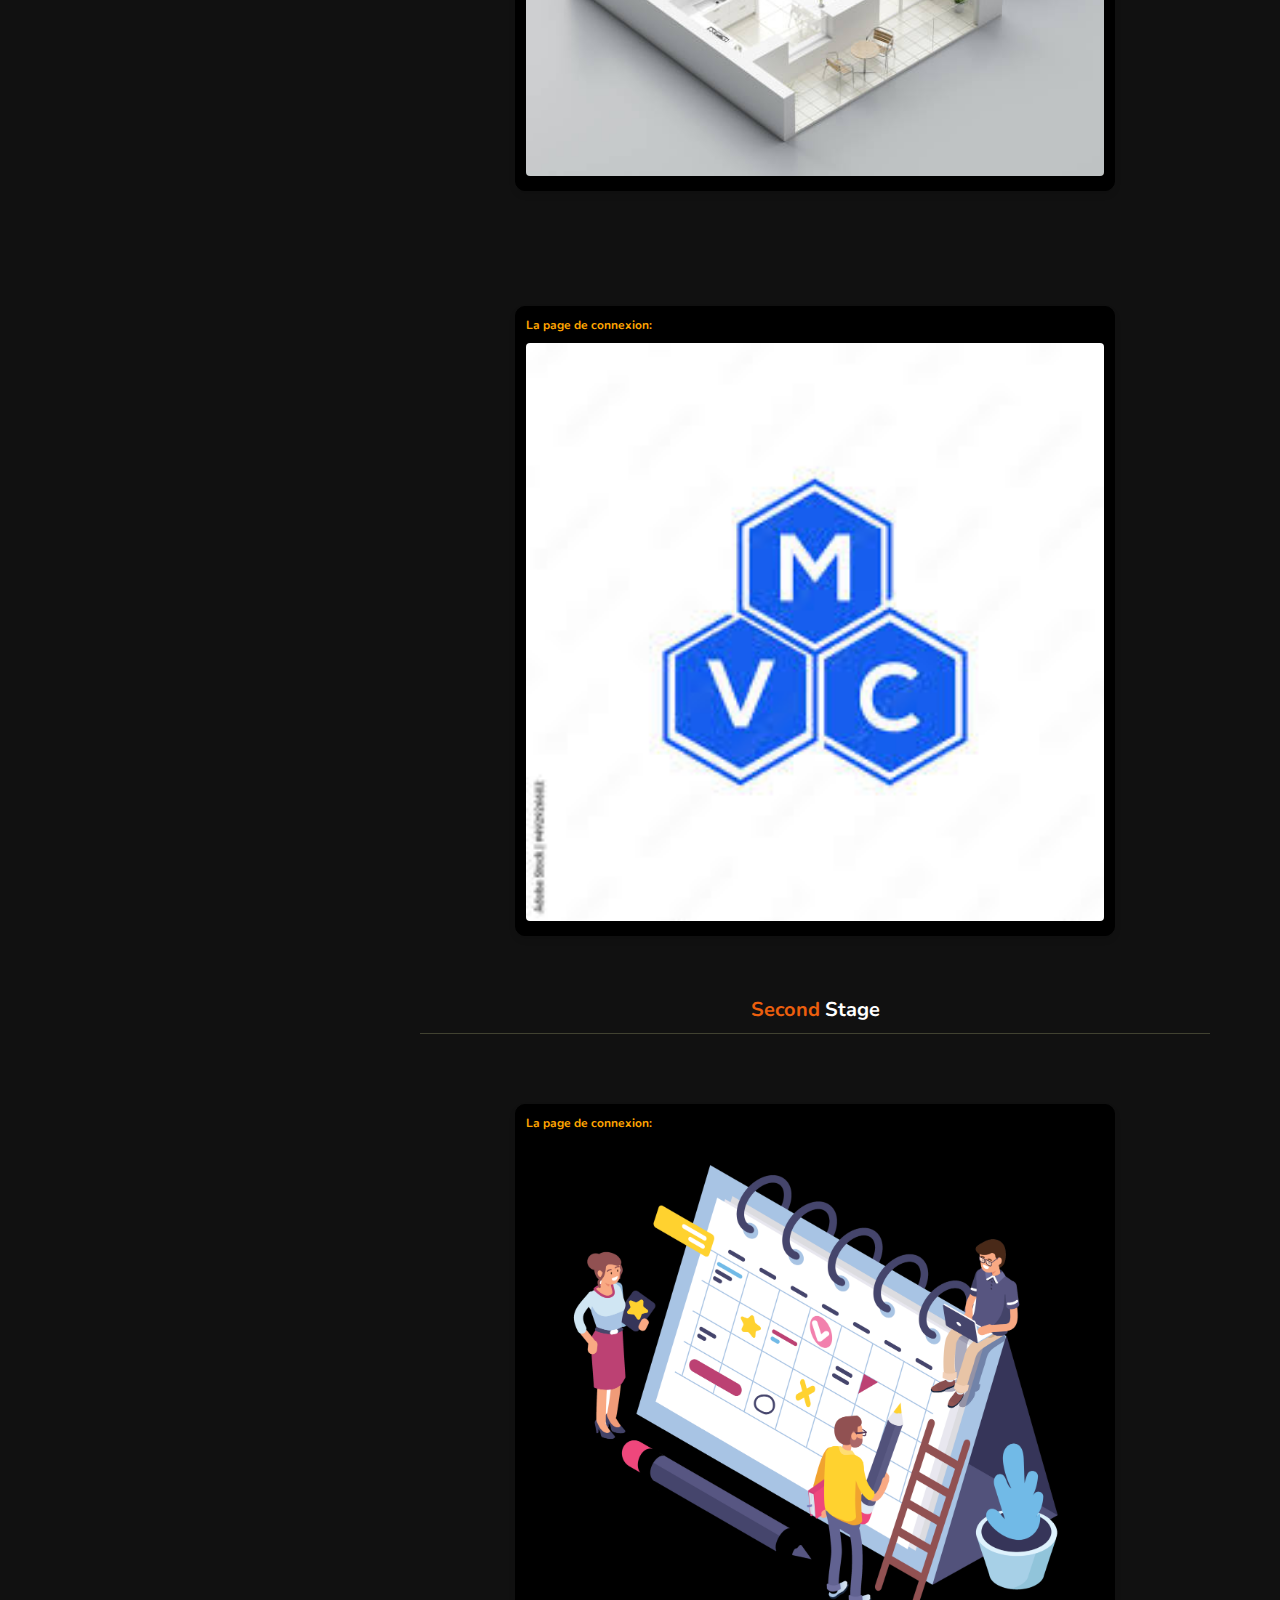
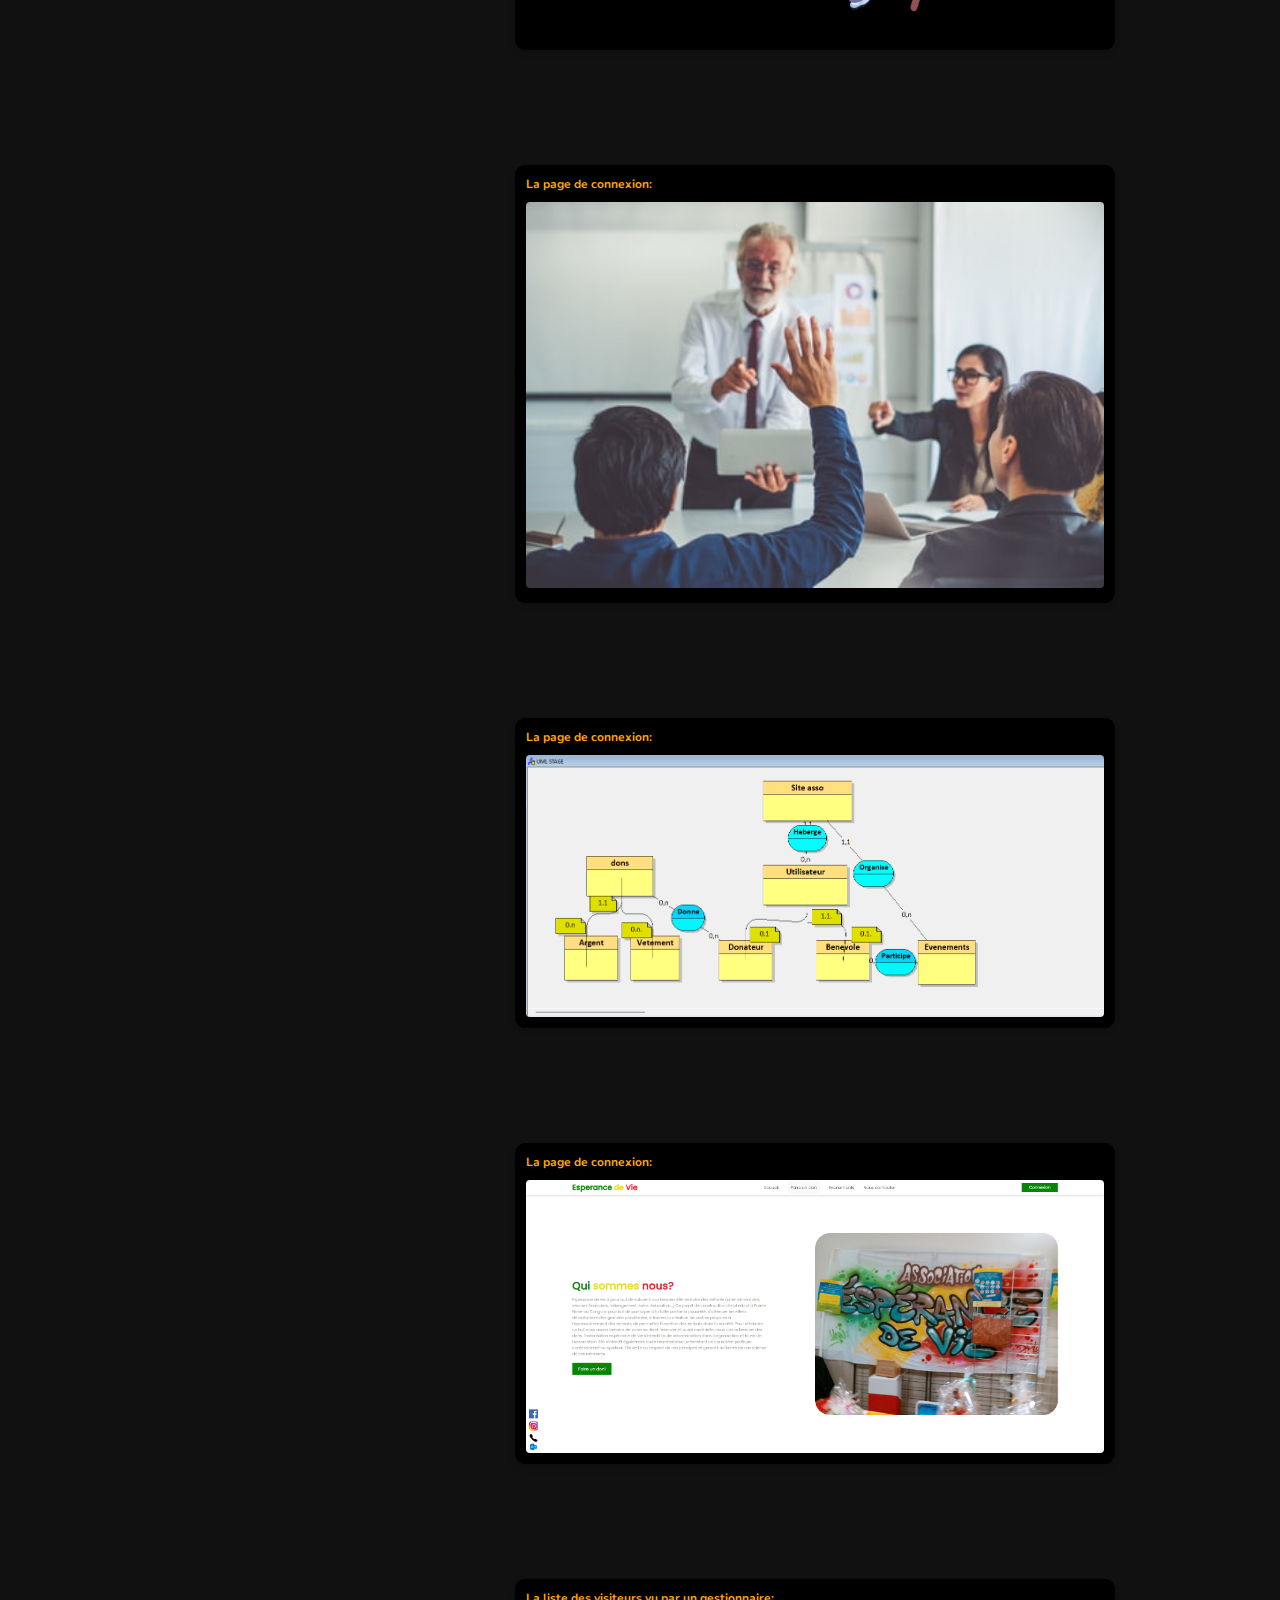
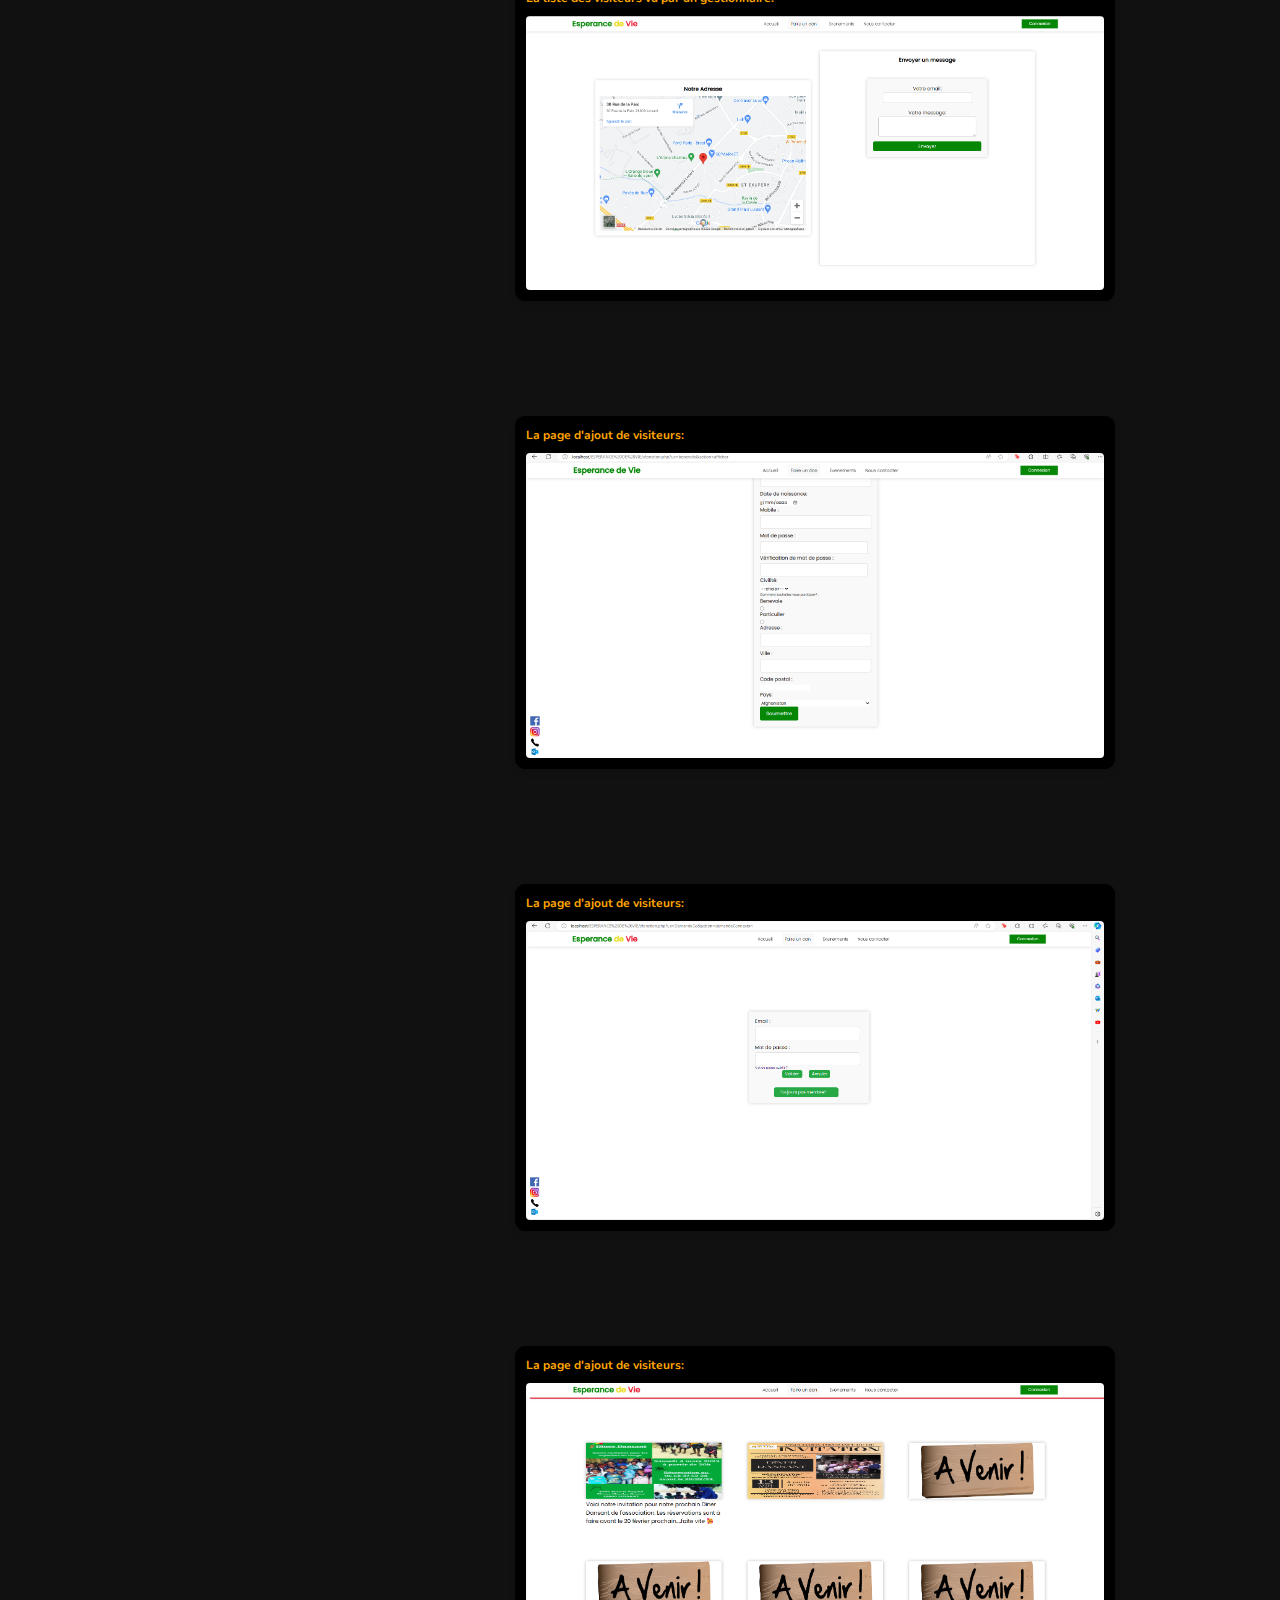
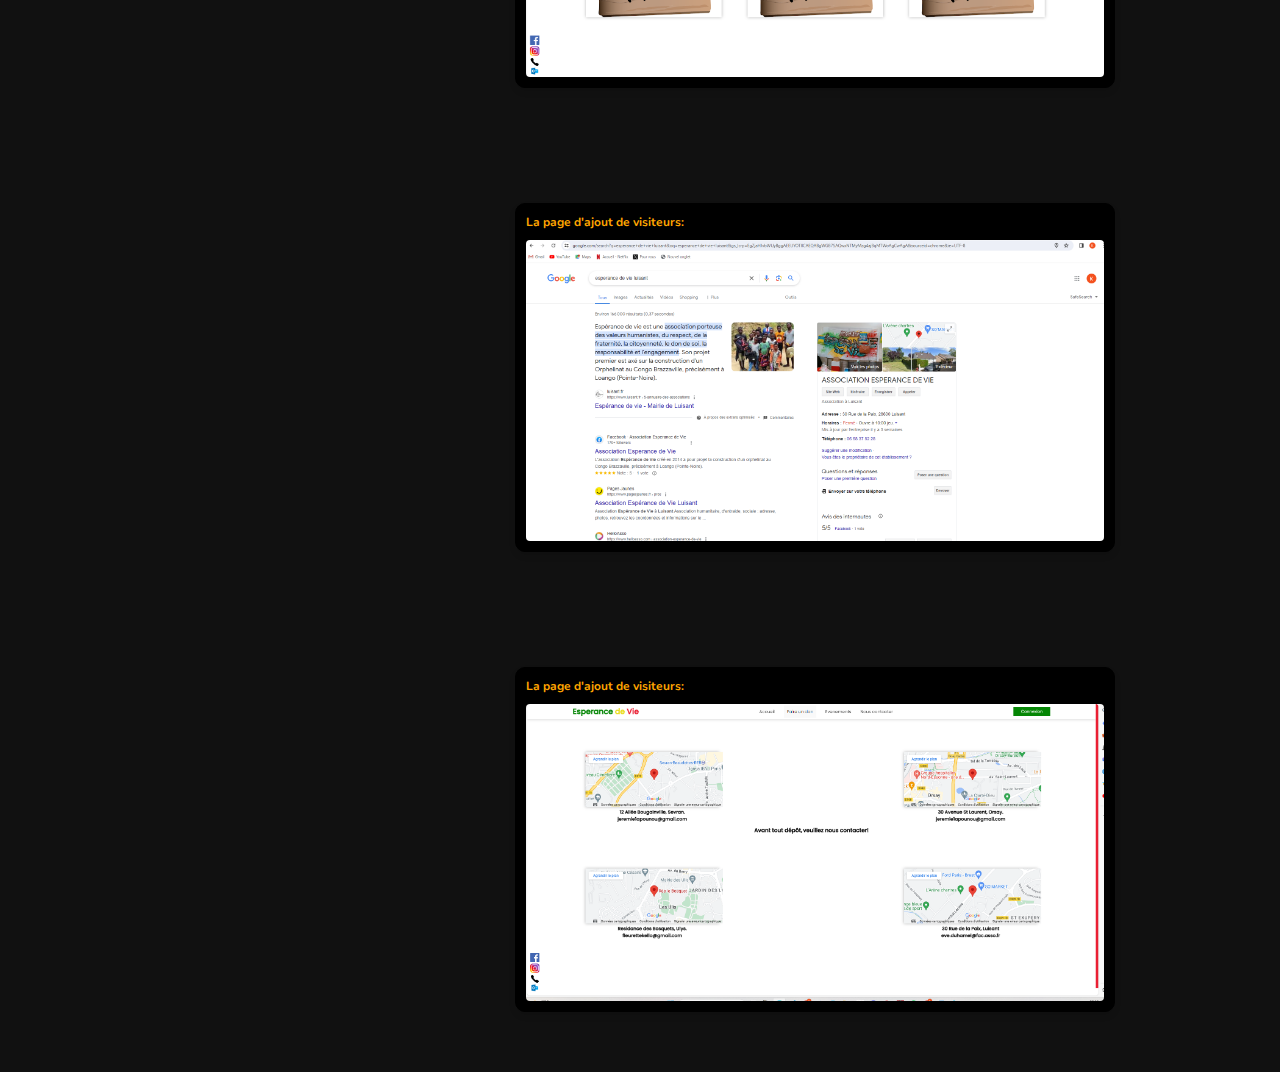
<file: stage.html>
<!DOCTYPE html>
<html lang="en">
<head>
    <meta charset="UTF-8">
    <meta name="viewport" content="width=device-width, initial-scale=1.0">
    <title>KN Portfolio</title>

    <!-- font awesome cdn link  -->
    <link rel="stylesheet" href="https://cdnjs.cloudflare.com/ajax/libs/font-awesome/5.15.2/css/all.min.css">

    <!-- custom css file link  -->
    <link rel="stylesheet" href="style.css">

</head>
<header>

    <div class="user">
        <img src="img\pdp2.jpg" alt="pic">
        <h3 class="name">KILIAN NARALINGOM</h3>
        <p class="post">développeur informatique</p>
    </div>

    <nav class="navbar">
        <ul>
            <li><a href="index.html">Retour au portfolio</a></li>
            
            <div id="logo" class="logo">
                <a href="https://github.com/kikilian/BTS-SLAM-"> <img src="img\icons8-github-50.png"></a>
               <a href=https://viadeo.journaldunet.com/p/kilian-naralingom-7979137> <img src="img\viadeo.png"></a>
               <a href=https://www.linkedin.com/in/kilian-naralingom-197949252> <img src="img\Linkedin.png"></a>
            </div>
        </ul>
    </nav>

</header>
<body>
    <section class="gsb" id="gsb">

        <h1 class="heading"> <span>Mes</span> Stages</h1>
        
        <div class="row">
        
            <div class="info">
                <h3> <span> L'association : </span> L'Association Espérance de Vie est une organisation caritative à but non lucratif engagée dans la collecte de biens et de fonds pour soutenir des établissements scolaires au Congo, des événements caritatif son aussi organisé régulièrement dans le but de récolter des fonds. Son objectif est d'améliorer l'accès à l'éducation et de créer des opportunités pour les enfants et les jeunes dans le besoin </h3>
                <h3> <span> Objectif : </span><br>- Conception de la documentation d'un site internet(gantt, cahier des charges, MVC, UML)           -Crée un site en partant de zero<br>  -Etablir la sécurité d'un site internet                 - Crée une identité visuel à un organisme<br> - Choisir un hébergement pour un site internet               -Facilité la communication entre les visiteurs et l'association<br>  -Gérer une base de donnée                 -Transposé le moyen de payement au site    </h3>
                
            </div>


            

        </div>

        <h1 class="heading"> <span>Premier </span> Stage</h1>
        
            <div class="box-container">
    
                

                  <div class="box">
                    <h3>La page de connexion:</h3>
                    <a href="img\Esperance1.PNG" download>
                        <img src="img\planningstage.png" alt="Image UML" >
                    </a>
                </div>
                  
        
                <div class="box">
                    <h3>La page de connexion:</h3>
                    <a href="dossierstage\maquette_site_stage.pptx" download>
                        <img src="img\maquette.jpg" alt="Image UML" >
                    </a>
                </div>
            
                <div class="box">
                    <h3>La page de connexion:</h3>
                    <a href="dossierstage\MVC_SITE.pptx" download>
                        <img src="img\MVC.jpg" alt="Image UML" >
                    </a>
                </div>
            </div>

            
        
        <h1 class="heading"> <span>Second </span> Stage</h1>


        
        <div class="box-container">
    
           
              
              <div class="box">
                <h3>La page de connexion:</h3>
                <a href="dossierstage\cahier_des_charges.odt" download>
                    <img src="img\planningstage.png" alt="Image UML" >
                </a>
            </div>

           

            <div class="box">
                <h3>La page de connexion:</h3>
                <a href="dossierstage\Repartion des tâches pour le site.rtf" download>
                    <img src="img\repartition.jpg" alt="Image UML" >
                </a>
            </div>

            <div class="box">
                <h3>La page de connexion:</h3>
                <img src="img\uml.png" >
              </div>

              <div class="box">
                <h3>La page de connexion:</h3>
                <img src="img/acceuilstage.png"  >
            </div>
              
    
            <div class="box">
                <h3>La liste des visiteurs vu par un gestionnaire:</h3>
                <img src="img\contactstage.png"  >
            </div>
        
            <div class="box">
                <h3>La page d'ajout de visiteurs:</h3>
                <img src="img\benevolstage.png" >
            </div>
            <div class="box">
                <h3>La page d'ajout de visiteurs:</h3>
                <img src="img\connexionstage.png" >
            </div>
            <div class="box">
                <h3>La page d'ajout de visiteurs:</h3>
                <img src="img\evenementstage.png" >
            </div>
            <div class="box">
                <h3>La page d'ajout de visiteurs:</h3>
                <img src="img\googlestage.png" >
            </div>
            <div class="box">
                <h3>La page d'ajout de visiteurs:</h3>
                <img src="img\materielstage.png" >
            </div>
            
        </div>

        
        
        
        </section>
</body>
</file>
<file: style.css>
@import url('https://fonts.googleapis.com/css2?family=Nunito:wght@200;300;400;600&display=swap');

:root{
    --green:#ec5f0d;
}

*{
    font-family: 'Nunito', sans-serif;
    margin:0; padding:0;
    box-sizing: border-box;
    text-decoration: none;
    outline: none; border:none;
    
    transition: all .2s linear;
}

*::selection{
    background:var(--green);
    color:#333;
}

html{
    font-size: 62.5%;
    overflow-x: hidden;
}

html::-webkit-scrollbar{
    width:1.4rem;
}

html::-webkit-scrollbar-track{
    background:#222;
}

html::-webkit-scrollbar-thumb{
    background:var(--green);
}

body{
    background:#111;
    overflow-x: hidden;
    padding-left: 35rem;
}

section{
    min-height: 100vh;
    padding:1rem;
}

.btn{
    padding:.7rem 3rem;
    background:#333;
    color:#fff;
    cursor: pointer;
    margin-top: 1rem;
    font-size: 2rem;
    border-radius: 5rem;
}

.btn i{
    padding:0 .5rem;
    font-size: 1.8rem;
}

.btn:hover{
    background:var(--green);
}

.heading{
    text-align: center;
    margin:0 6rem;
    font-size: 4rem;
    padding:1rem;
    border-bottom: .1rem solid rgba(200, 204, 138, 0.267);
    color:#fff;
}

.heading span{
    color:var(--green);
}

header{
    position: fixed;
    top:0; left:0;
    z-index: 1000;
    height:100%;
    width:35rem;
    background:#1a1a1a;
    display: flex;
    align-items: center;
    justify-content: center;
    flex-flow: column;
    text-align: center;
}

header .user img{
    height:17rem;
    width:17rem;
    border-radius: 50%;
    object-fit: cover;
    margin-bottom: 1rem;
    border:.7rem solid var(--green);
}

header .user .name{
    font-size: 3.5rem;
    color:#fff;
}

header .user .post{
    font-size: 2rem;
    color:var(--green);
}

header .navbar{
    width:100%;
}

header .navbar ul{
    list-style: none;
    padding:1rem 3rem;
}


header .navbar ul li a{
    display: block;
    padding:1rem;
    margin:1.5rem 0;
    background:#333;
    color:#fff;
    font-size: 2rem;
    border-radius: 5rem;
}

header .navbar ul li a:hover{
    background:var(--green);
}

#menu{
    position: fixed;
    top:2rem; right:2rem;
    background:#333;
    color:#fff;
    cursor: pointer;
    font-size: 2.5rem;
    padding:1rem 1.5rem;
    z-index: 1000;
    display: none;
}

.home{
    display: flex;
    justify-content: center;
    flex-flow: column;
    padding:0 15rem;
}

.home h3{
    font-size: 2.5rem;
    color:#fff;
}

.home h1{
    font-size:5rem;
    color:#fff;
}

.home h1 span{
    color:var(--green);
}

.home p{
    font-size:2rem;
    color:#eee;
    padding: 1rem 0;
}

.about .row{
    display: flex;
    align-items: center;
    justify-content: center;
    flex-wrap: wrap;
    padding:1rem 0;
}

.about .row .info{
    flex:1 1 48rem;
    padding:2rem 1rem;
    padding-left: 6rem;
}

.about .row .info h3{
    font-size: 2rem;
    color:var(--green);
    padding:1rem 0;
    font-weight: normal;
}

.about .row .info h3 span{
    color:#eee;
    padding:0 .5rem;
}

.about .row .counter{
    flex:1 1 48rem;
    display: flex;
    justify-content: center;
    flex-wrap: wrap;
}

.about .row .counter .box{
    width:20rem;
    background:var(--green);
    text-align: center;
    padding: 2rem;
    margin:2rem;
}


.about .row .counter .box span{
    font-size: 4rem;
    color:var(--green);
}


.about .row .counter .box h3{
    font-size: 2rem;
    color:#fff;
}

.education .box-container{
    display: flex;
    flex-direction: row;
    align-items: center;
    justify-content: space-between;
    flex-wrap: wrap;
    padding:1rem 0;
    padding-left: 3rem;
    flex-direction: column;
}

.education .box-container .box{
    width:27rem;
    margin:4rem 1rem;
    padding-left: 4rem;
    border-left: .2rem solid #fff;
    position: relative;
}

.education .box-container .box span{
    font-size: 1.4rem;
    background:var(--green);
    color:rgb(251, 253, 251);
    border-radius: 5rem;
    padding:.5rem 2.5rem;
}

.education .box-container .box h3{
    font-size: 2rem;
    color:#fff;
    padding-top: 1.5rem;
}

.education .box-container .box p{
    font-size: 1.4rem;
    color:#eee;
    padding: 1rem 0;
}

.education .box-container .box i{
    position: absolute;
    top:-1.5rem; left:-2.5rem;
    height:25rem;
    width: 3rem;
    border-radius: 00%;
    line-height: 5rem;
    text-align: center;
    font-size: 2rem;
    color:#fff;
    background:var(--green);
}



.missions .box-container {
    display: flex;
    align-items: top; /* Modification: aligner les éléments au centre verticalement */
    justify-content: center;
    flex-wrap: wrap;
    padding: 0rem 0;
}

.missions .box-container .box {
    height: 40rem;
    width: 40rem;
    border-radius: 1rem;
    margin: 5rem;
    overflow: hidden;
    cursor: pointer;
    display: flex; /* Ajout: pour centrer le contenu verticalement */
    flex-direction: column; /* Ajout: pour disposer le contenu en colonnes */
    justify-content: center; /* Ajout: pour centrer le contenu verticalement */
}

.missions .box-container .box img {
    height: auto;
    width: 100%;
    object-fit: cover; /* Modification: pour ajuster l'image dans la boîte */
}

.missions .box-container .box:hover img {
    transform: scale(1.1);
}

.gsb .box-container {
    display: flex;
    align-items: top; /* Modification: aligner les éléments au centre verticalement */
    justify-content: center;
    flex-wrap: wrap;
    padding: 0rem 0;
}

.gsb .box-container .box {
    height: auto;
    width: 60rem;
    border-radius: 1rem;
    margin: 5rem;
    overflow: hidden;
    cursor: pointer;
    display: flex; /* Ajout: pour centrer le contenu verticalement */
    flex-direction: column; /* Ajout: pour disposer le contenu en colonnes */
    justify-content: center; /* Ajout: pour centrer le contenu verticalement */
}

.gsb .box-container .box img {
    height: auto;
    width: 100%;

    
}



.gsb .box-container .box:hover img {
    transform: scale(1.1);
}

.gsb .row{
    display: flex;
    align-items: center;
    justify-content: center;
    flex-wrap: wrap;
    padding:1rem 0;
}

.gsb .row .info{
    flex:1 1 48rem;
    padding:2rem 1rem;
    padding-left: 6rem;
}

.gsb .row .info h3{
    font-size: 2rem;
    color:var(--green);
    padding:1rem 0;
    font-weight: normal;
}

.gsb .row .info h3 span{
    color:#eee;
    padding:0 .5rem;
}

.gsb .row .counter{
    flex:1 1 48rem;
    display: flex;
    justify-content: center;
    flex-wrap: wrap;
}




.veille .row{
    display: flex;
    align-items: center;
    justify-content: center;
    flex-wrap: wrap;
    padding:1rem 0;
}

.veille .row .info{
    flex:1 1 48rem;
    padding:2rem 1rem;
    padding-left: 6rem;
}

.veille .row .info h3{
    font-size: 2rem;
    color:var(--green);
    padding:1rem 0;
    font-weight: normal;
}

.veille .row .info h3 span{
    color:#eee;
    padding:0 .5rem;
}

.veille .row .counter{
    flex:1 1 48rem;
    display: flex;
    justify-content: center;
    flex-wrap: wrap;
}

.veille .container{
    
    align-items: center;
    justify-content: center;
    
    margin-left: 18%;
  }

  .veille.heading{
    text-align: center;
    margin:0 6rem;
    font-size: 15rem;
    padding:1rem;
    border-bottom: .1rem solid rgba(200, 204, 138, 0.267);
    color:#fff;
}
  .veille::before{
    content: '';
    position: absolute;
    width: 100%;
    background: #111;
    clip-path: inset(47% 0 0 0);
    z-index: -1;
    height: 100%;
  }
  ::selection{
    background:	#000000;
    color: #fff;
  }
  .veille .container{
    max-width: 950px;
    width: 100%;
    overflow: hidden;
    padding: 80px 0;
  }
  .veille .container .main-card{
    display: flex;
    justify-content: space-evenly;
    width: 200%;
    transition: 1s;
  }
  #two:checked ~ .main-card{
    margin-left: -100%;
  }
  .veille .container .main-card .cards{
    width: calc(100% / 2 - 10px);
    display: flex;
    flex-wrap: wrap;
    margin: 0 20px;
    justify-content: space-between;
  }
  .main-card .cards .card{
    width: calc(100% / 3 - 10px);
    background: #fff;
    border-radius: 12px;
    padding: 30px;
    box-shadow: 0 5px 10px rgba(0, 0, 0, 0.25);
    transition: all 0.4s ease;
  }
  .main-card .cards .card:hover{
    transform: translateY(-15px);
  }
  .cards .card .content{
    width: 100%;
    display: flex;
    flex-direction: column;
    justify-content: center;
    align-items: center;
    text-align: center;
  }
  .cards .card .content .img{
    height: 130px;
    width: 130px;
    border-radius: 50%;
    padding: 3px;
    background: #FF676D;
    margin-bottom: 14px;
  }
  .card .content .img img{
    height: 100%;
    width: 100%;
    border: 3px solid #ffff;
    border-radius: 50%;
    object-fit: cover;
  }
  .card .content .name{
    font-size: 20px;
    font-weight: 500;
  }
  .card .content .job{
    font-size: 20px;
    color: #FF676D;
  }
  .card .content .media-icons{
    margin-top: 10px;
    display: flex;
  
  }
  .media-icons a{
    text-align: center;
    line-height: 33px;
    height: 35px;
    width: 35px;
    margin: 0 4px;
    font-size: 14px;
    color: #FFF;
    border-radius: 50%;
    border: 2px solid transparent;
    background: #FF676D;
    transition: all 0.3s ease;
  }
  .media-icons a:hover{
    color: #FF676D;
    background-color: #fff;
    border-color: #FF676D;
  }
   .container .button{
    width: 100%;
    display: flex;
    justify-content: center;
    margin: 20px;
  }
  .button label{
    height: 15px;
    width: 15px;
    border-radius: 20px;
    background: #fff;
    margin: 0 4px;
    cursor: pointer;
    transition: all 0.5s ease;
  }
  .button label.active{
    width: 35px;
  }
  #one:checked ~ .button .one{
    width: 35px;
  }
  #one:checked ~ .button .two{
    width: 15px;
  }
  #two:checked ~ .button .one{
    width: 15px;
  }
  #two:checked ~ .button .two{
    width: 35px;
  }
  input[type="radio"]{
    display: none;
  }
  @media (max-width: 768px) {
    .main-card .cards .card{
      margin: 20px 0 10px 0;
      width: calc(100% / 2 - 10px);
    }
  }
  @media (max-width: 600px) {
    .main-card .cards .card{
      /* margin: 20px 0 10px 0; */
      width: 100%;
    }
  }





.portfolio .box-container {
    display: flex;
    align-items: top; /* Modification: aligner les éléments au centre verticalement */
    justify-content: center;
    flex-wrap: wrap;
    padding: 0rem 0;
}

.portfolio .box-container .box {
    height: 40rem;
    width: 40rem;
    border-radius: 1rem;
    margin: 5rem;
    overflow: hidden;
    cursor: pointer;
    display: flex; /* Ajout: pour centrer le contenu verticalement */
    flex-direction: column; /* Ajout: pour disposer le contenu en colonnes */
    justify-content: center; /* Ajout: pour centrer le contenu verticalement */
}

.portfolio .box-container .box img {
    height: 50%;
    width: 100%;
    object-fit: cover; /* Modification: pour ajuster l'image dans la boîte */
}

.portfolio .box-container .box:hover img {
    transform: scale(1.1);
}



.contact .row{
    display: flex;
    align-items: center;
    justify-content: center;
    flex-wrap: wrap;
}

.contact .row .content{
    flex:1 1 30rem;
    padding:4rem;
    padding-bottom: 0;
}

.contact .row form{
    flex:1 1 45rem;
    padding:2rem;
    margin:2rem;
    margin-bottom: 4rem;
}

.contact .row form .box{
    padding:1.5rem;
    margin:1rem 0;
    background:#3333;
    color:#fff;
    text-transform: none;
    font-size: 1.7rem;
    width:100%;
}

.contact .row form .box::placeholder{
    text-transform: capitalize;
}

.contact .row form .message{
    height: 15rem;
    resize: none;
}

.contact .row .content .title{
    text-transform: uppercase;
    color:#fff;
    font-size: 3rem;
    padding-bottom: 2rem;
}

.contact .row .content .info h3{
    display: flex;
    align-items: center;
    font-size: 2rem;
    color:#eee;
    padding:1rem 0;
    font-weight: normal;
}

.contact .row .content .info h3 i{
    padding-right: 1rem;
    color:var(--green);
}



.top{
    position: fixed;
    bottom:7.5rem; right: 2rem;
    z-index: 100;
    display: none;
}

.signup{
    position:relative;
    margin:2% auto;
    height:400px;
    width:600px;
    background: rgba(0,0,0,0.4);
    box-shadow: var(--green);
}

.leftbox{
    position: absolute;
    top: 0;
    left: 0;
    box-sizing: border-box;
    padding: 40px;
    width: 300px;
    height: 400px;
}
h1{
    margin-bottom: 20px;
    font-size: 28px;
    color: #fff;
}
.input-box{
    display:block;
    box-sizing: border-box;
    margin-bottom: 20px;
    padding: 4px;
    width: 220px;
    height: 32px;
    border: 1px solid #fff;
    outline: none;
    font-size: 15px;
    transition: 0.2s;
    color: #fff;
    background: transparent;
}
.submitbox{
    margin-bottom: 28px;
    width: 120px;
    height: 32px;
    background: #f44336;
    border: none;
    border-radius: 2px;
    color: #fff;
    text-transform: uppercase;
    cursor: pointer;
    transition: 0.2s;
}
.submitbox:hover,
.submitbox:focus{
    background: #ff5722;
    transition: 0.2s;
}
.rightbox{
   position: absolute;
   top: 0;
   right: 0;
   box-sizing: border-box;
   padding: 40px;
   width: 300px;
   height: 400px;
   background-color: #b5cfb0;
   background-size: cover;

}
.right-title{
    display: block;
    margin-bottom: 40px;
    font-size: 28px;
    color: #fff;
    text-align: center;
    text-shadow: 0 2px 4px rgba(0,0,0,0.6);
}
.social{
   
   margin-bottom: 20px;
   
   width: 220px;
   height: 36px;
   border: none;
   border-radius: 2px;
   
   font-size: 15px;
   transition: 0.2s;
   color: #fff;
   cursor:pointer;

}

.facebook{
    background: #32508e;
}
.twitter{
   background: #55acee;
}
.google{
    color: #fff;
   background: #dd4b39;
}
.or{
   position:absolute;
   top: 180px;
   left:280px;
   width: 40px;
   height:40px;
   background: #efefef;
   border-radius: 50%;
   line-height: 40px;
   text-align: center;
   box-shadow: 0 2px 4px rgba(0,0,0,0.6);

}
.footer-text{
    font-size:20rem;
    margin-top:30px;
    margin-bottom:30px;
    text-align:center;
}
.footer-link{
    color:#fff;
    text-decoration:none;
}
.footer-link:hover{
    color:#c5ced8;
}


#logo {
    position: fixed;
    bottom: 30px; /* Ajustez la distance du bas selon vos préférences */
    left: 110px; /* Ajustez la distance de la gauche selon vos préférences */
    display: flex;
    flex-direction: row; /* Les boutons seront alignés verticalement */
    align-items: flex-start; /* Les boutons seront alignés à gauche */
}

#logo a {
    margin-bottom: 20px; /* Espacement entre les boutons, ajustez selon vos préférences */
    display: block;
}

#logo img {
    width: 40px; /* Ajustez la taille des images selon vos préférences */
    height: auto; /* Pour maintenir le ratio de l'image */
}

.photos { 
    padding: 2rem;
    text-align: center;
    background-color: #000; /* Fond noir ajouté */
}

.heading {
    font-size: 2rem;
    margin-bottom: 2rem;
    color: #fff; /* Le texte du heading sera en blanc pour contraster avec le fond noir */
}

.box-container {
    display: grid;
    grid-template-columns: repeat(auto-fill, minmax(250px, 1fr)); /* Taille ajustée des colonnes */
    grid-gap: 15px;
    justify-content: center;
    align-items: start;
    padding: 0 1rem;
}

.box {
    background-color: #000; /* Fond noir dans les boîtes */
    padding: 1rem;
    border: 1px solid #000000;
    border-radius: 8px;
    box-shadow: 0 4px 6px rgba(0, 0, 0, 0.1);
    transition: transform 0.3s ease;
}

.box:hover {
    transform: translateY(-10px);
}

.box img {
    max-width: 100%;         /* Assure que l'image ne dépasse pas la largeur de la boîte */
    height: auto;            /* Maintient les proportions de l'image */
    object-fit: contain;     /* Conserve l'intégrité de l'image sans la déformer */
    border-radius: 4px;
    box-shadow: 0 4px 8px rgba(0, 0, 0, 0.1);
}

.box h3 {
    font-size: 1.2rem;
    margin-bottom: 1rem;
    color: #FFA500; /* Texte orange dans les boîtes */
}














/* media queries  */

@media (max-width:1200px){

    html{
        font-size: 55%;
    }

    .home{
        padding:1rem 4rem;
    }

}

@media (max-width:991px){

   header{
       left:-120%;
   }

   #menu{
       display: block;
   }

   header.toggle{
    left:0%;
   }

   body{
       padding:0;
   }

}

@media (max-width:768px){

    html{
        font-size: 50%;
    }
 
 }

@media (max-width:400px){

    header{
        width: 100vw;
    }

    .heading{
        margin:0 3rem;
    }

    .about .row .counter .box{
        width: 100%;
    }
 
    .education .box-container .box{
        width:100%;
    }

    .portfolio .box-container .box{
        width:100%;
    }

    .contact .row form{
        margin:3rem 0;
    }

 }
</file>
<file: jeu.css>
@import url('https://fonts.googleapis.com/css2?family=Poppins:wght@500&family=Roboto&display=swap');
*{
    margin: 0;
    padding: 0;
    font-family: 'Poppins', sans-serif;
}
body {
    display: flex;
    align-items: center;
    justify-content: center;
    height: 100vh;
    background-color: #18f;
    flex-direction: column;
}
section {
    background-color: #fff;
    padding: 20px;
    border-radius: 6px;
    box-shadow: 0 0 50px rgba(0,0,0,0.1);
}
.jeu {
    width: 500px;
    height: 200px;
    border: 1px solid #000;
    overflow: hidden;
    border: 0;
    border-bottom: 1px solid #18f;
}

.perso{
    width: 20px;
    height: 50px;
    position: relative;
    top: 150px;
   
    
}

.animation {
    animation:  perso-saut 500ms infinite;
}

/*Animation personnage saute*/
@keyframes   perso-saut {
    0%{
        top: 130px;
    }
    25% {
        top: 80px;
    }
    50% {
        top: 80px;
    }
    100% {
        top: 130px;
    }
}



.perso img {
    width: 100%;
    height: 100%;
    object-fit: cover;
}

.obstacles {
    width: 20px;
    height: 20px;
    background-color: #333;
    position: relative;
    top:130px;
    left: 480px;
    border-radius: 50%;
    animation: anime-obstacles 2.5s infinite ;
    
}

/*animation obstacles*/

@keyframes anime-obstacles {
    0%{
        left: 480px;
    }
    100% {
        left: -40px;
    }

}



.control {
    margin-top: 20px;
    text-align: center;
}

a,button {
    padding: 10px 50px;
    border-radius: 4px;
    border: 0;
    box-shadow: 0 0 50px rgba(0,0,0,0.1);
    font-weight: bold;
    cursor: pointer;
    background-color: #fff;
    font-size: 15px;
    text-decoration: 0;
    color: #000;
}
</file>
